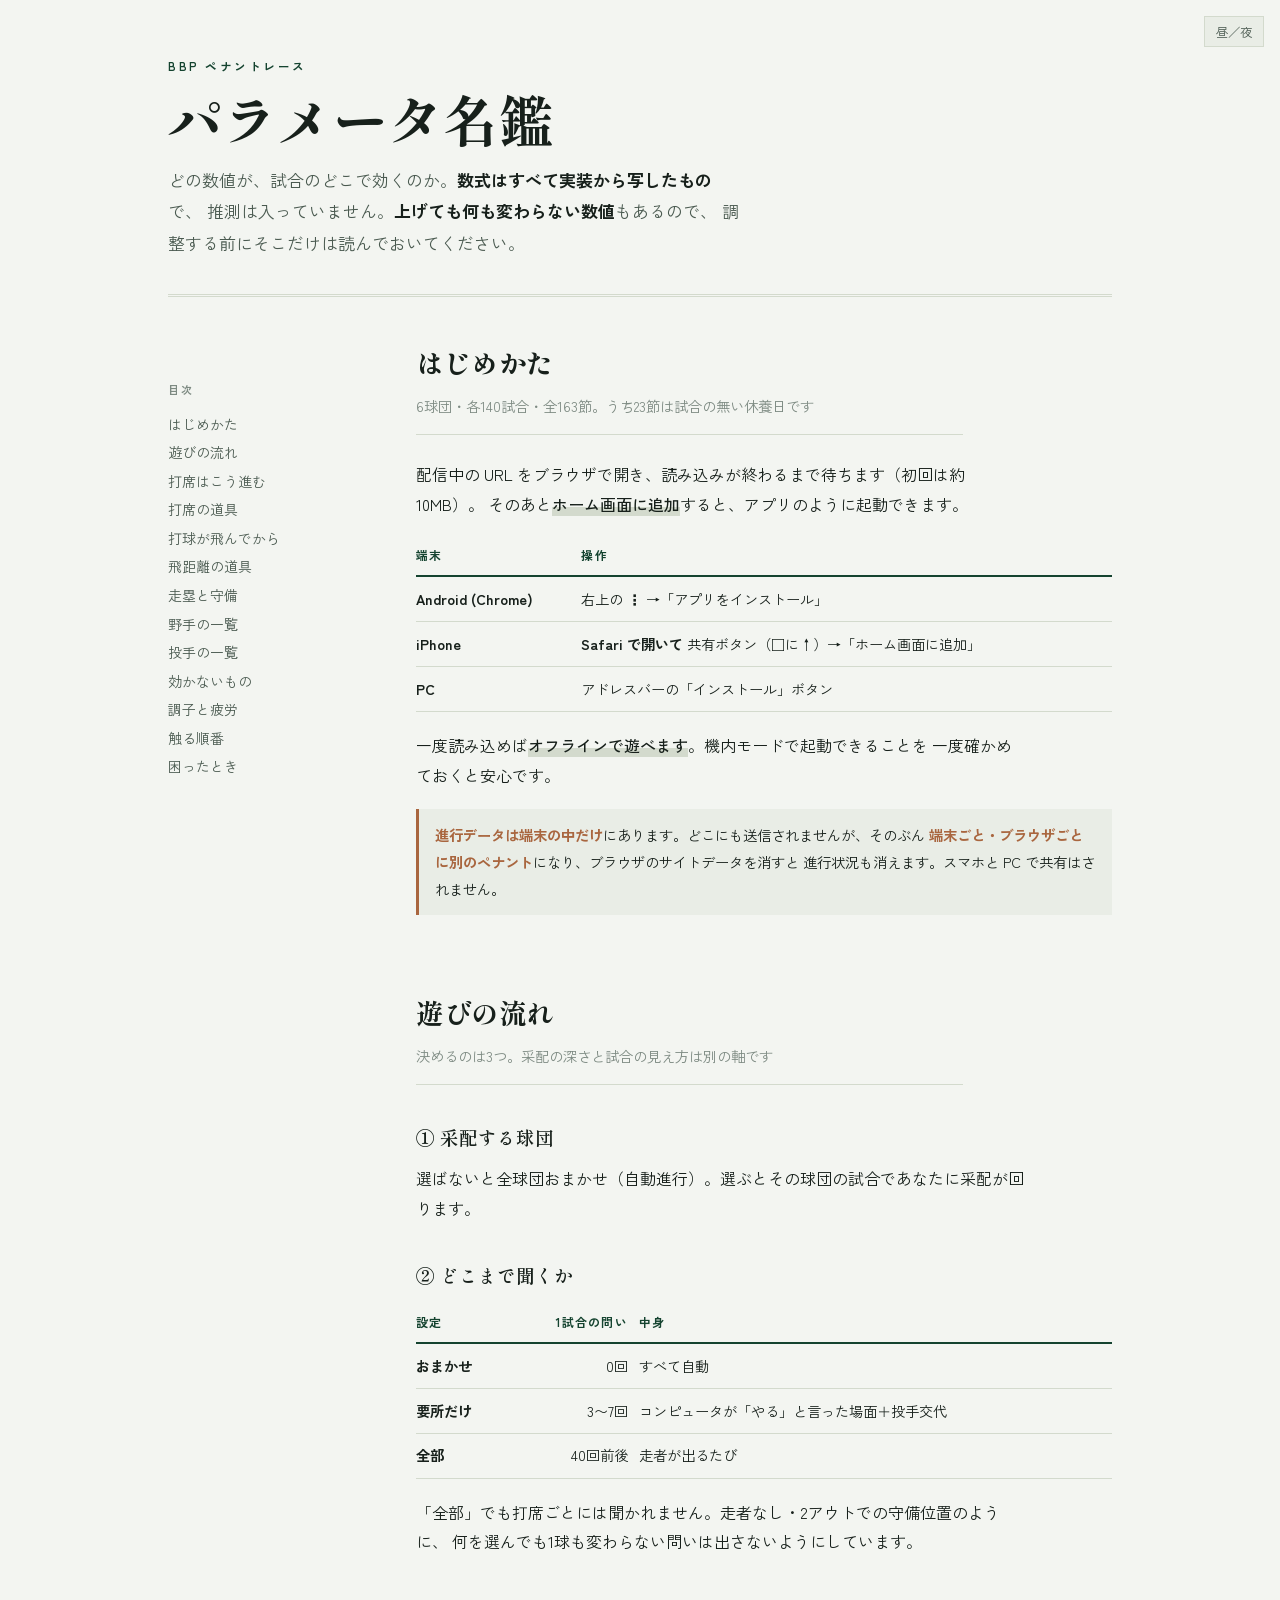
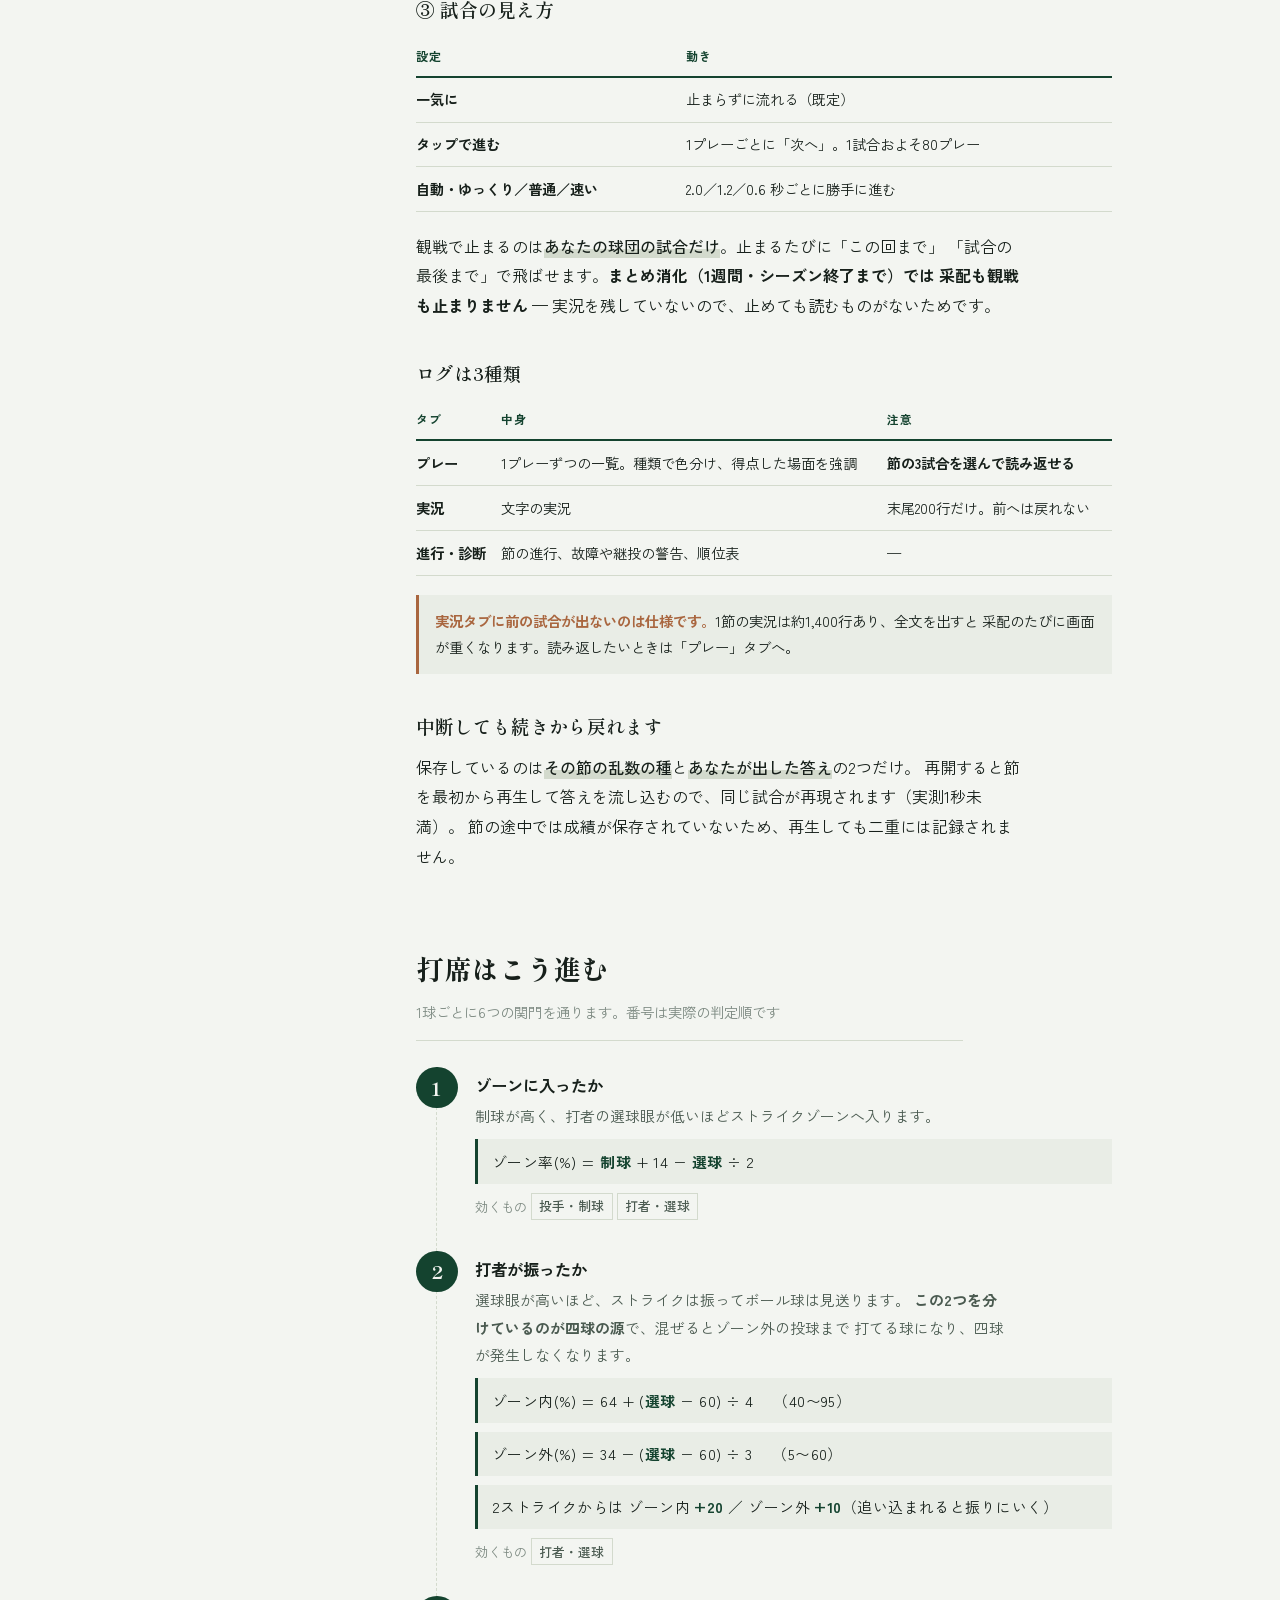
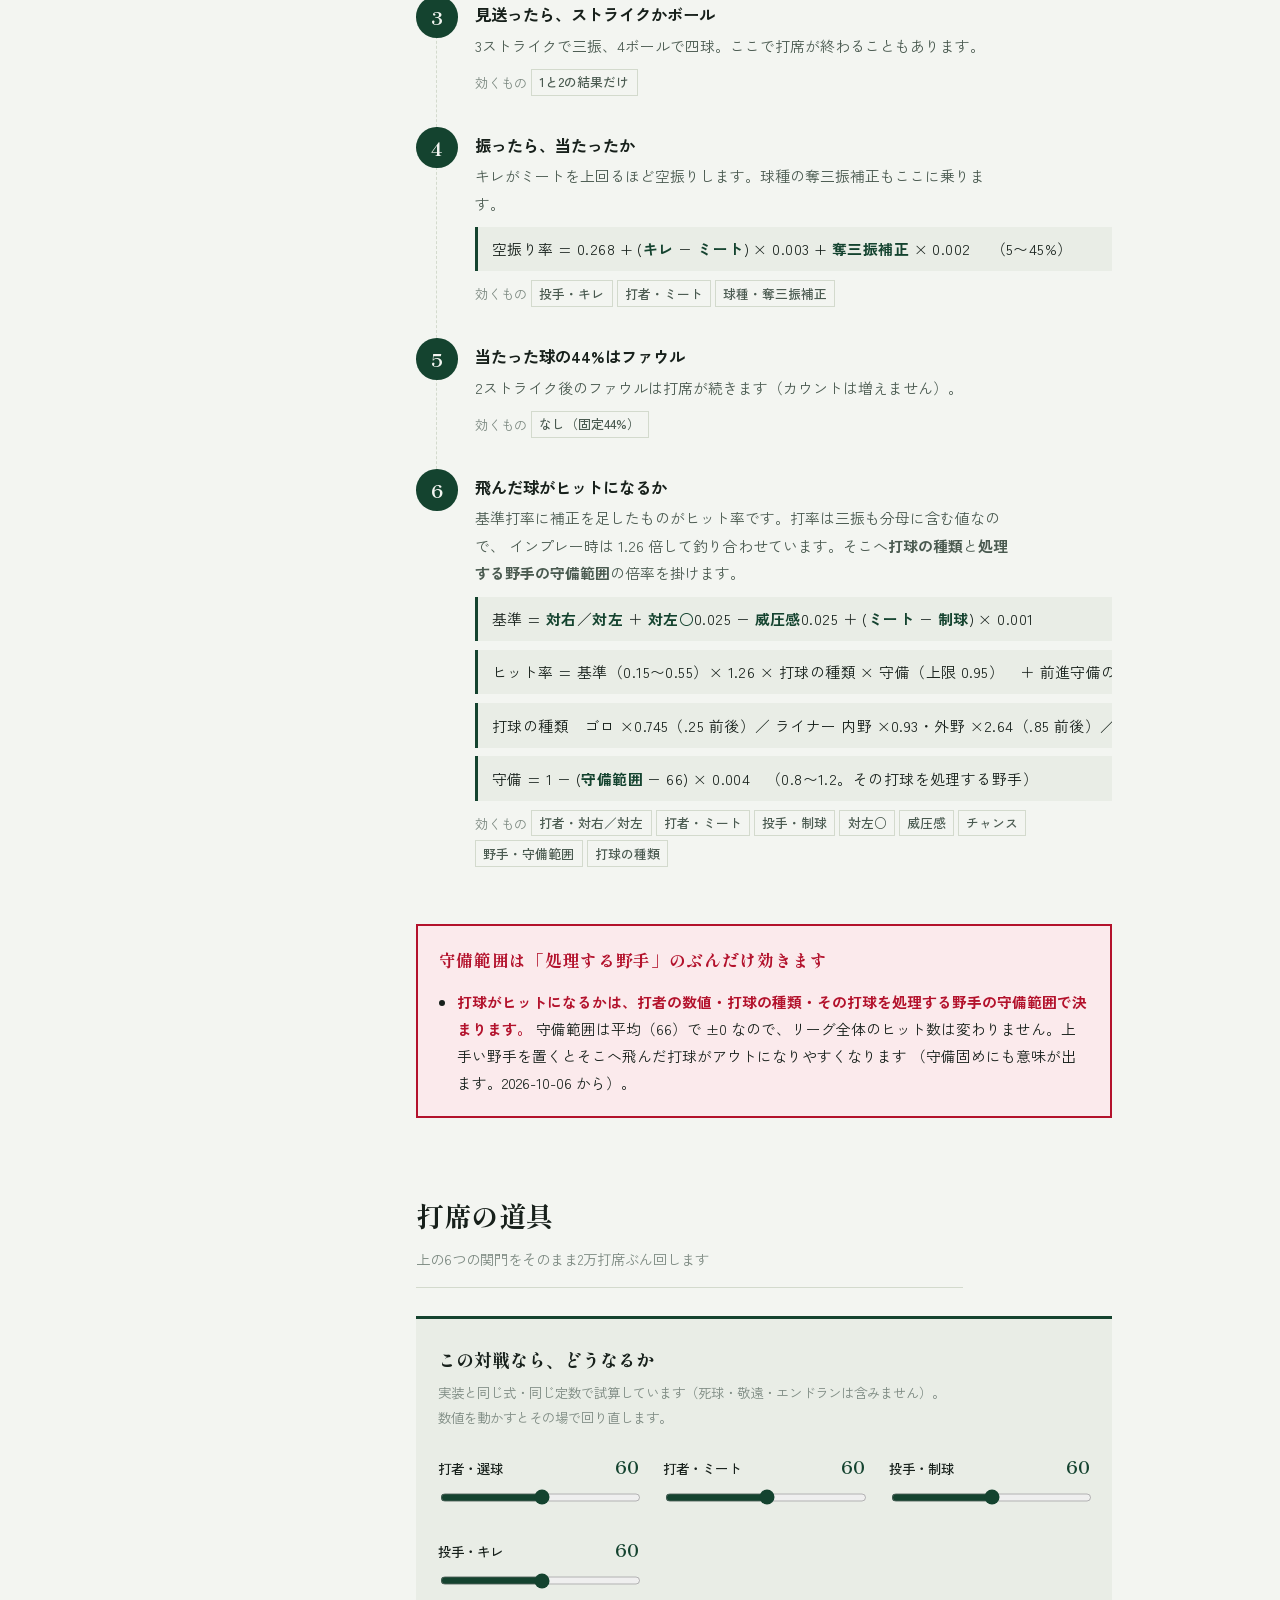
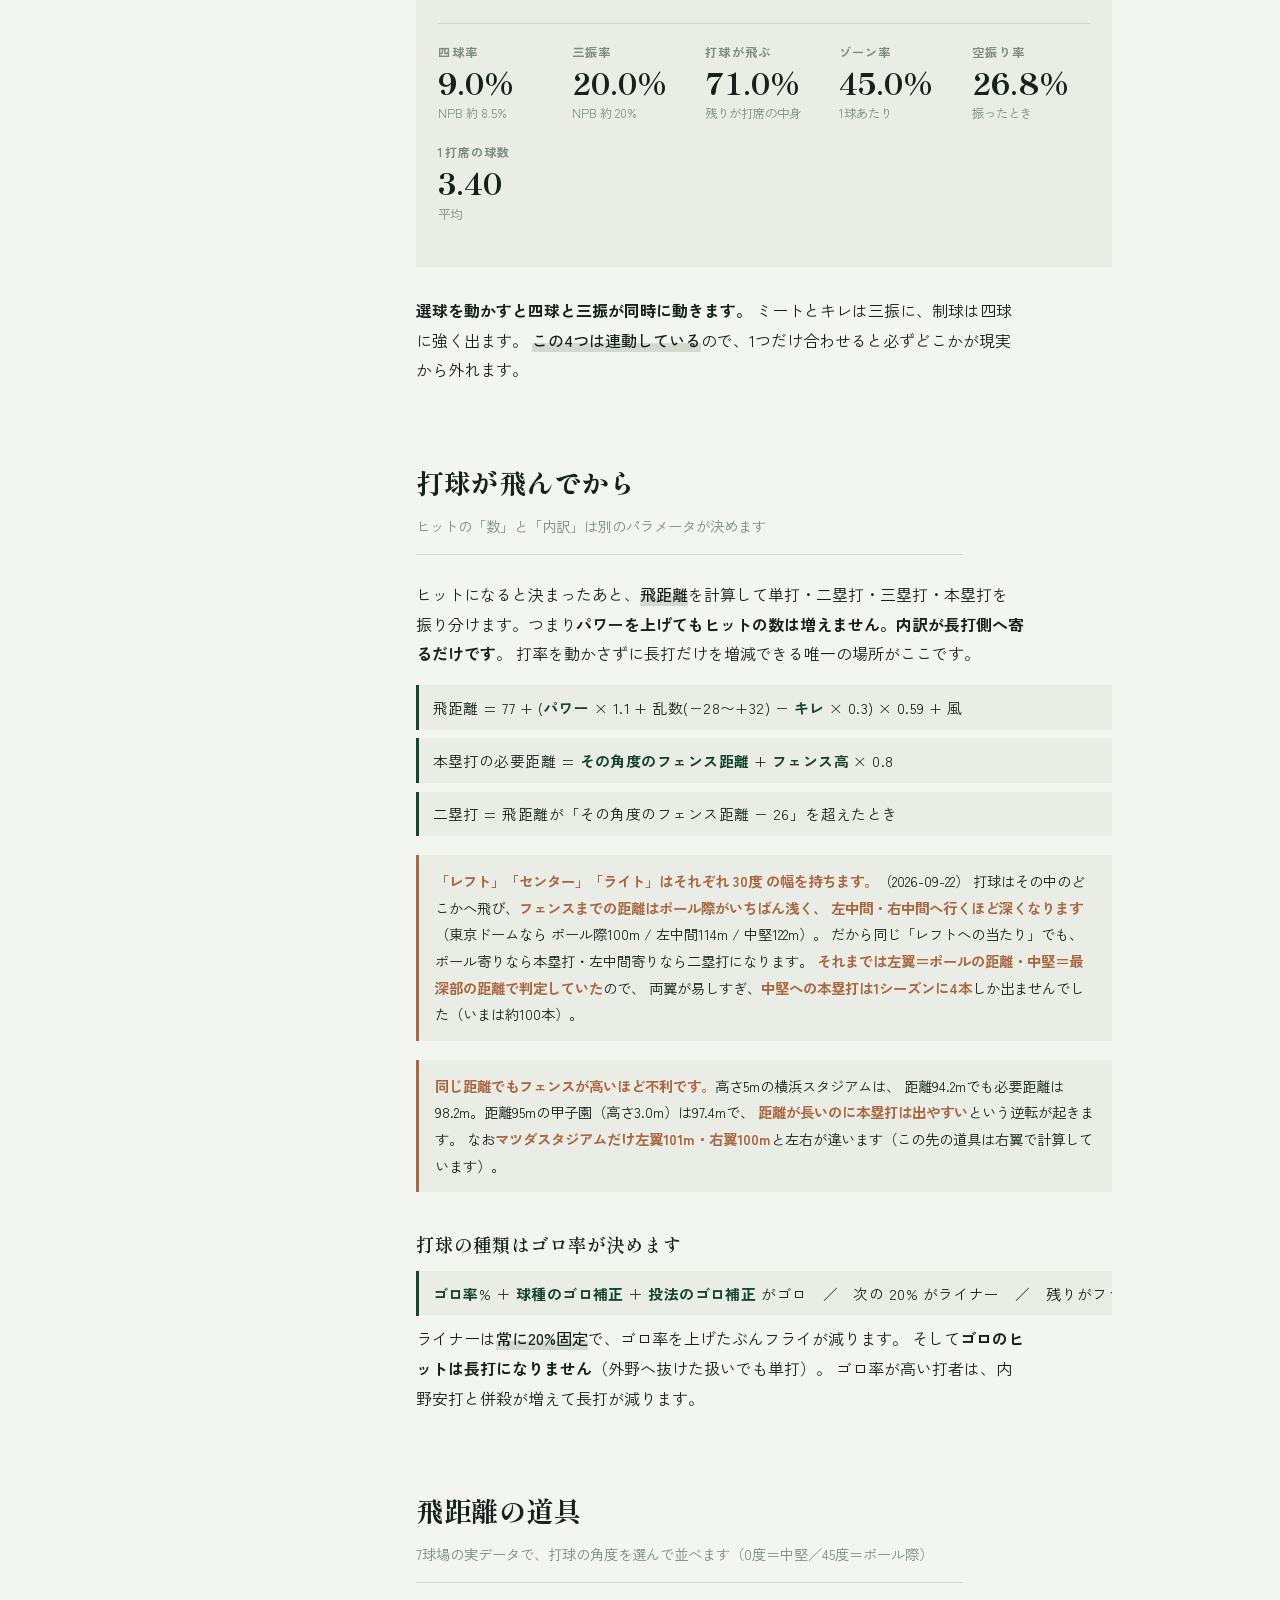
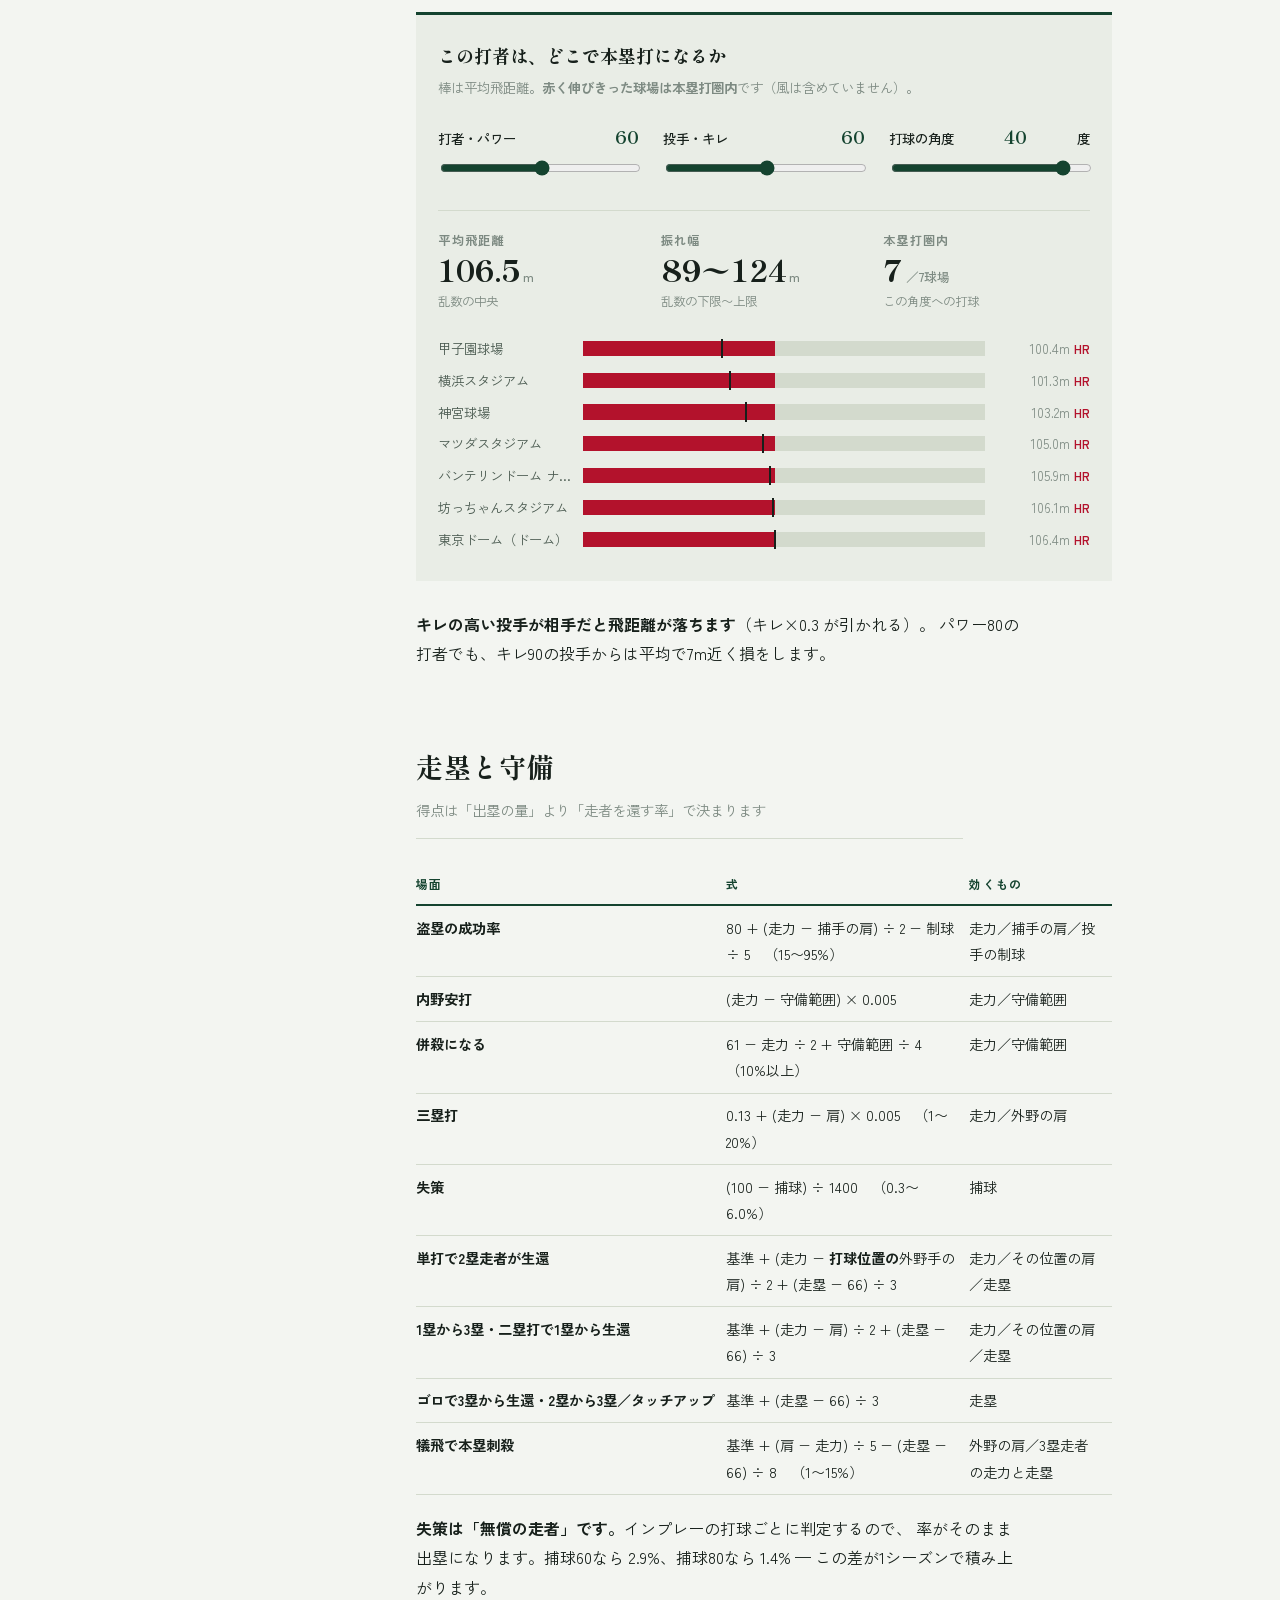
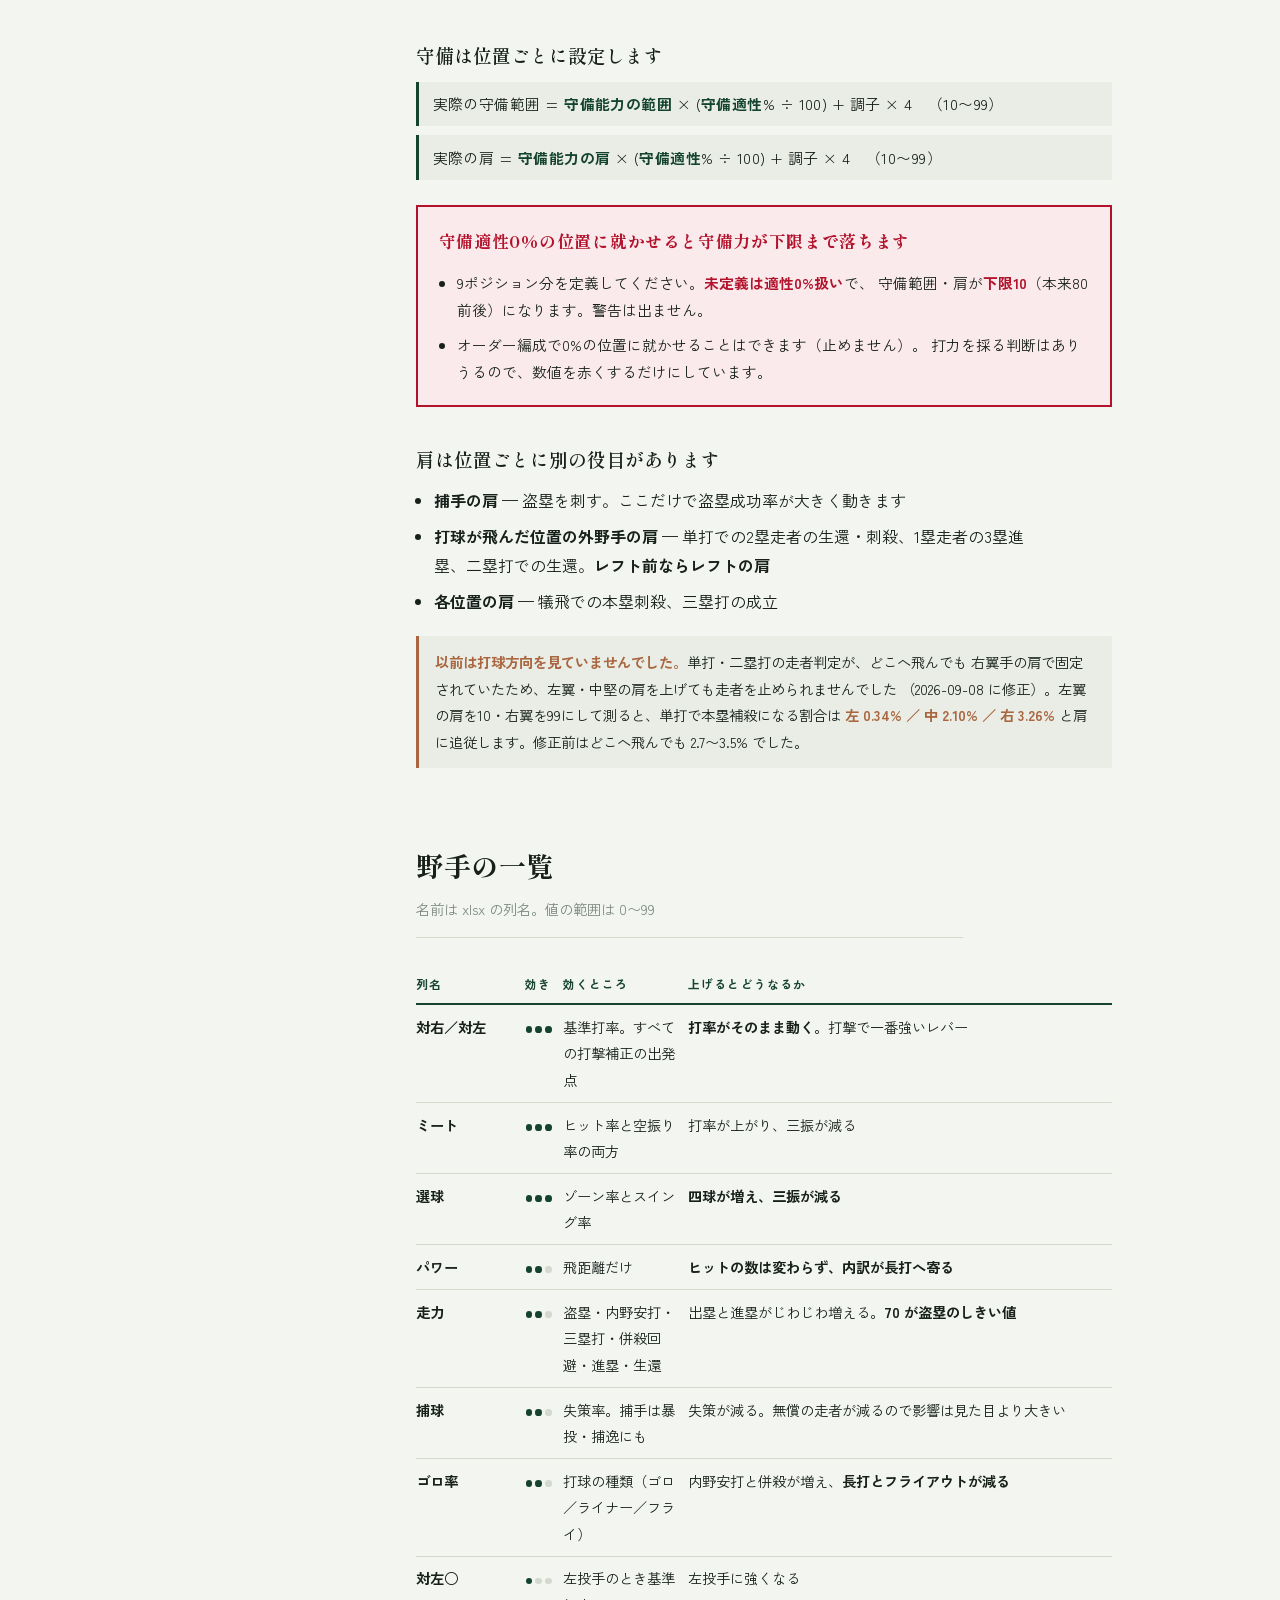
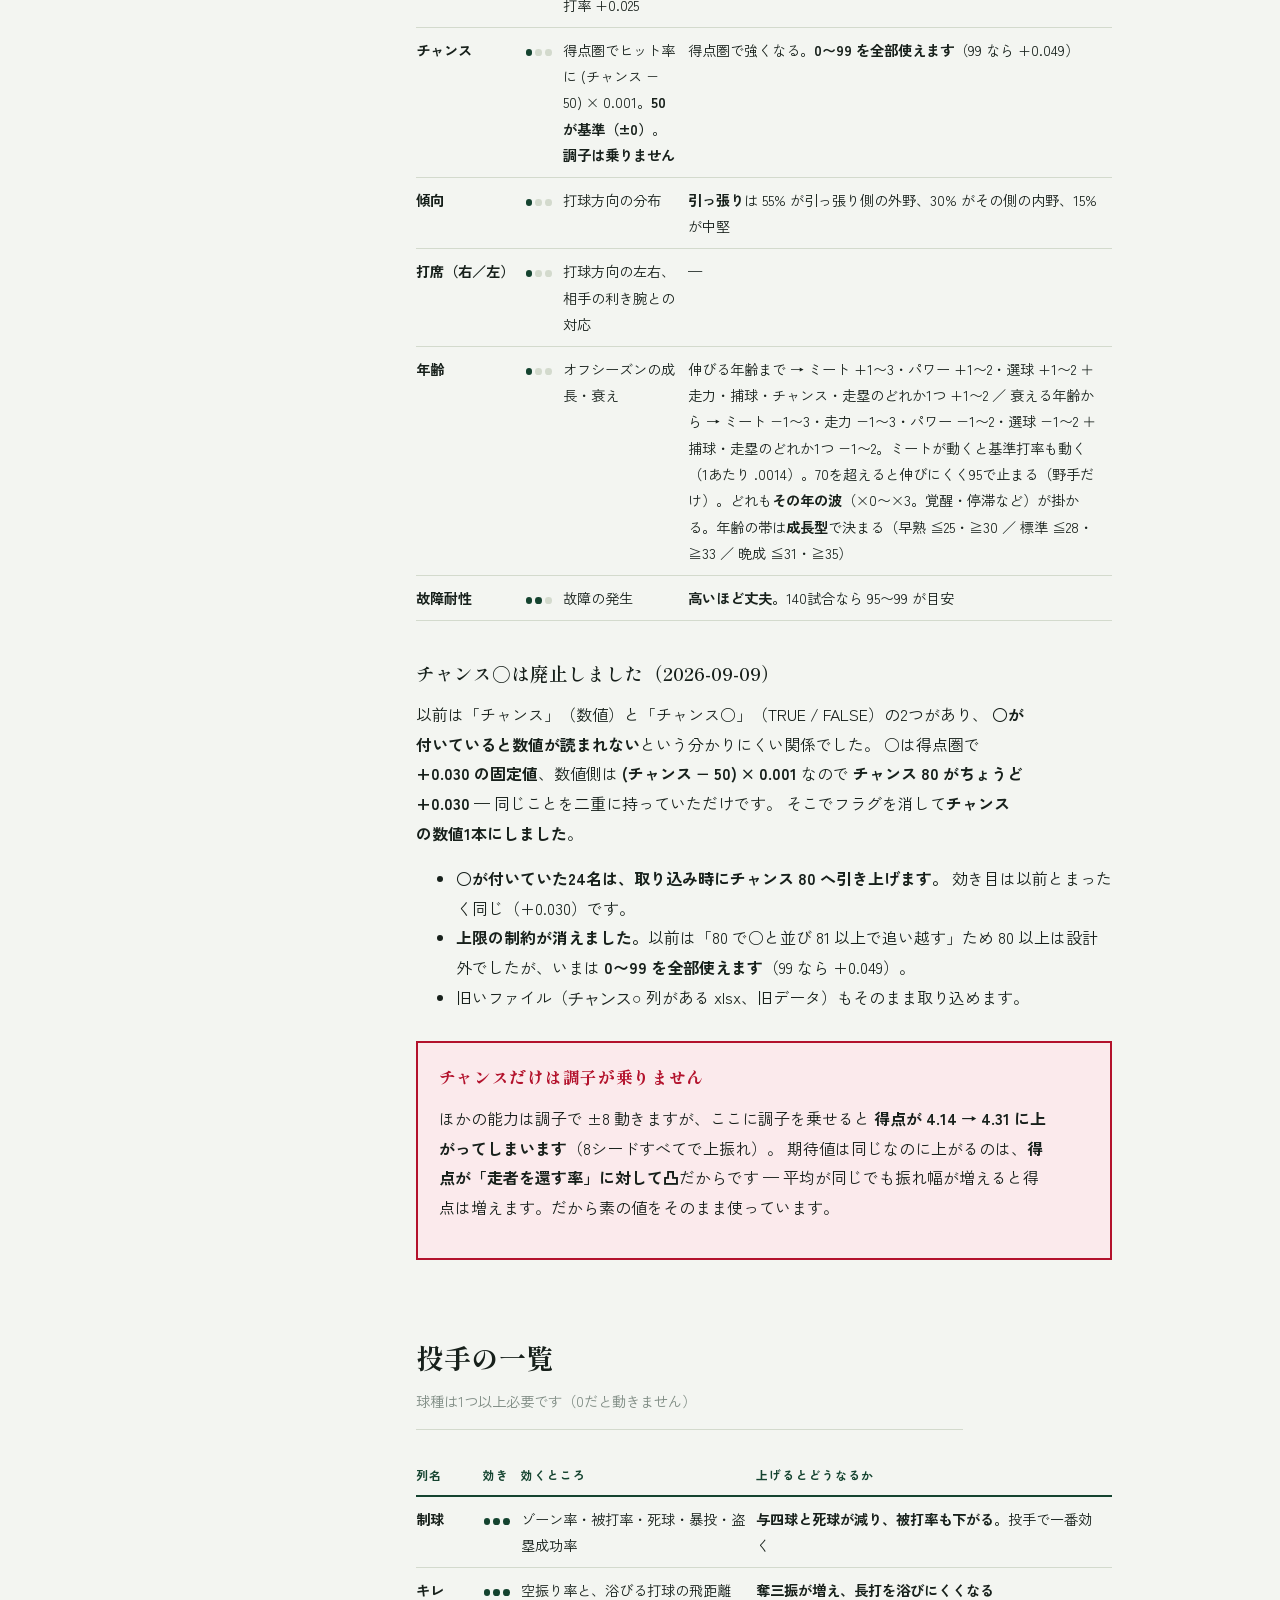
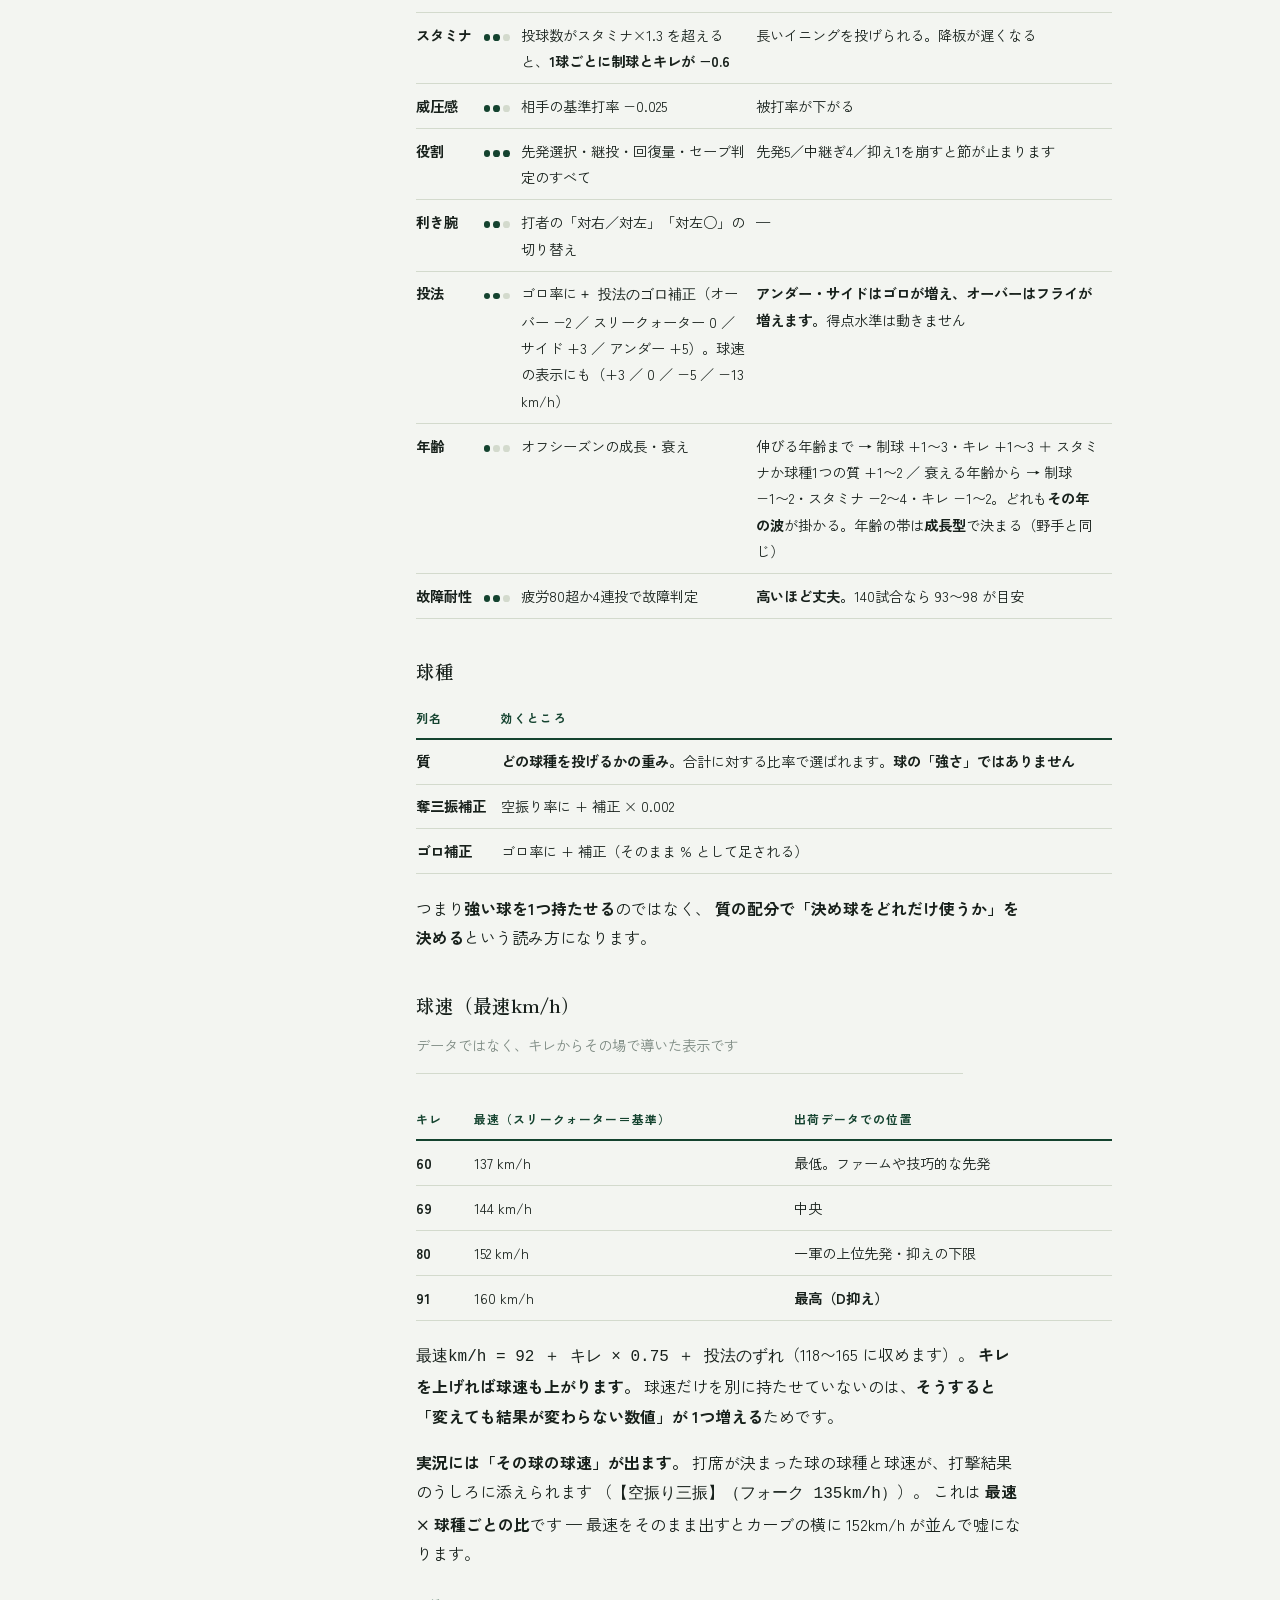
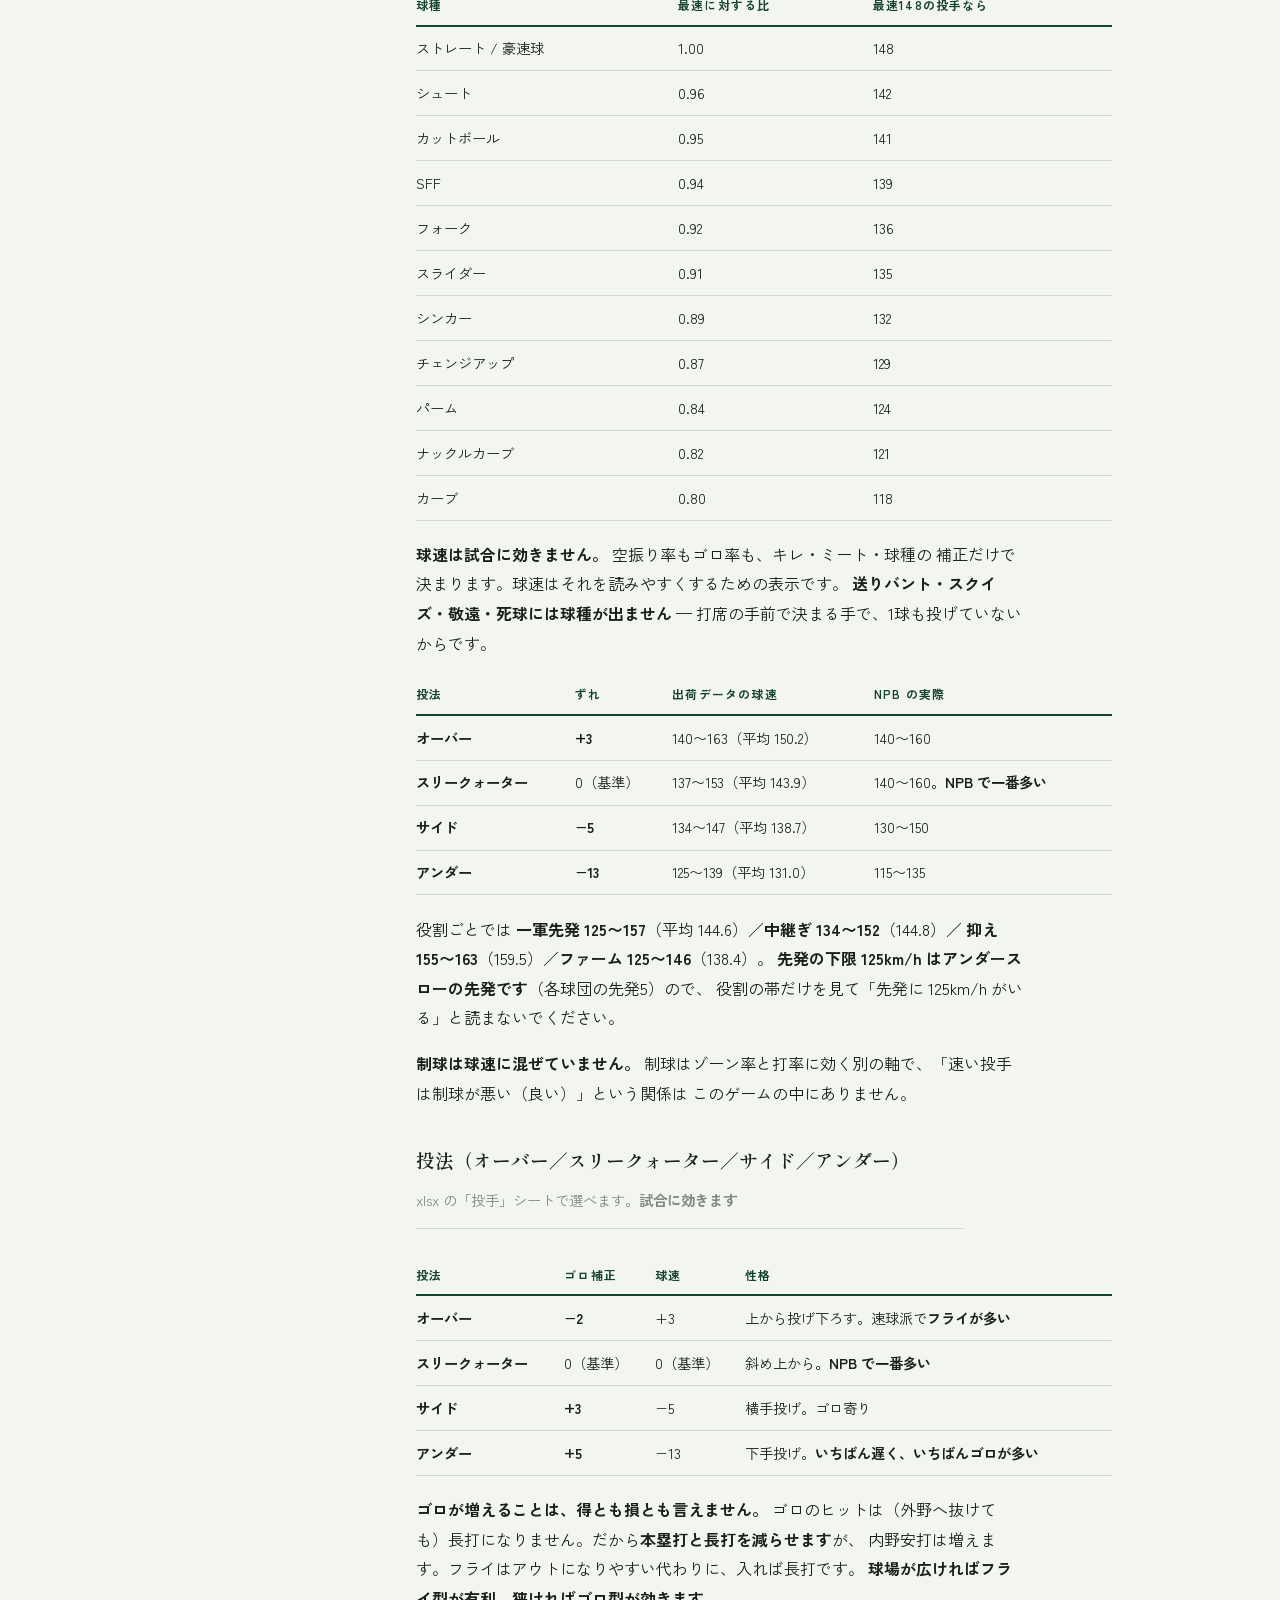
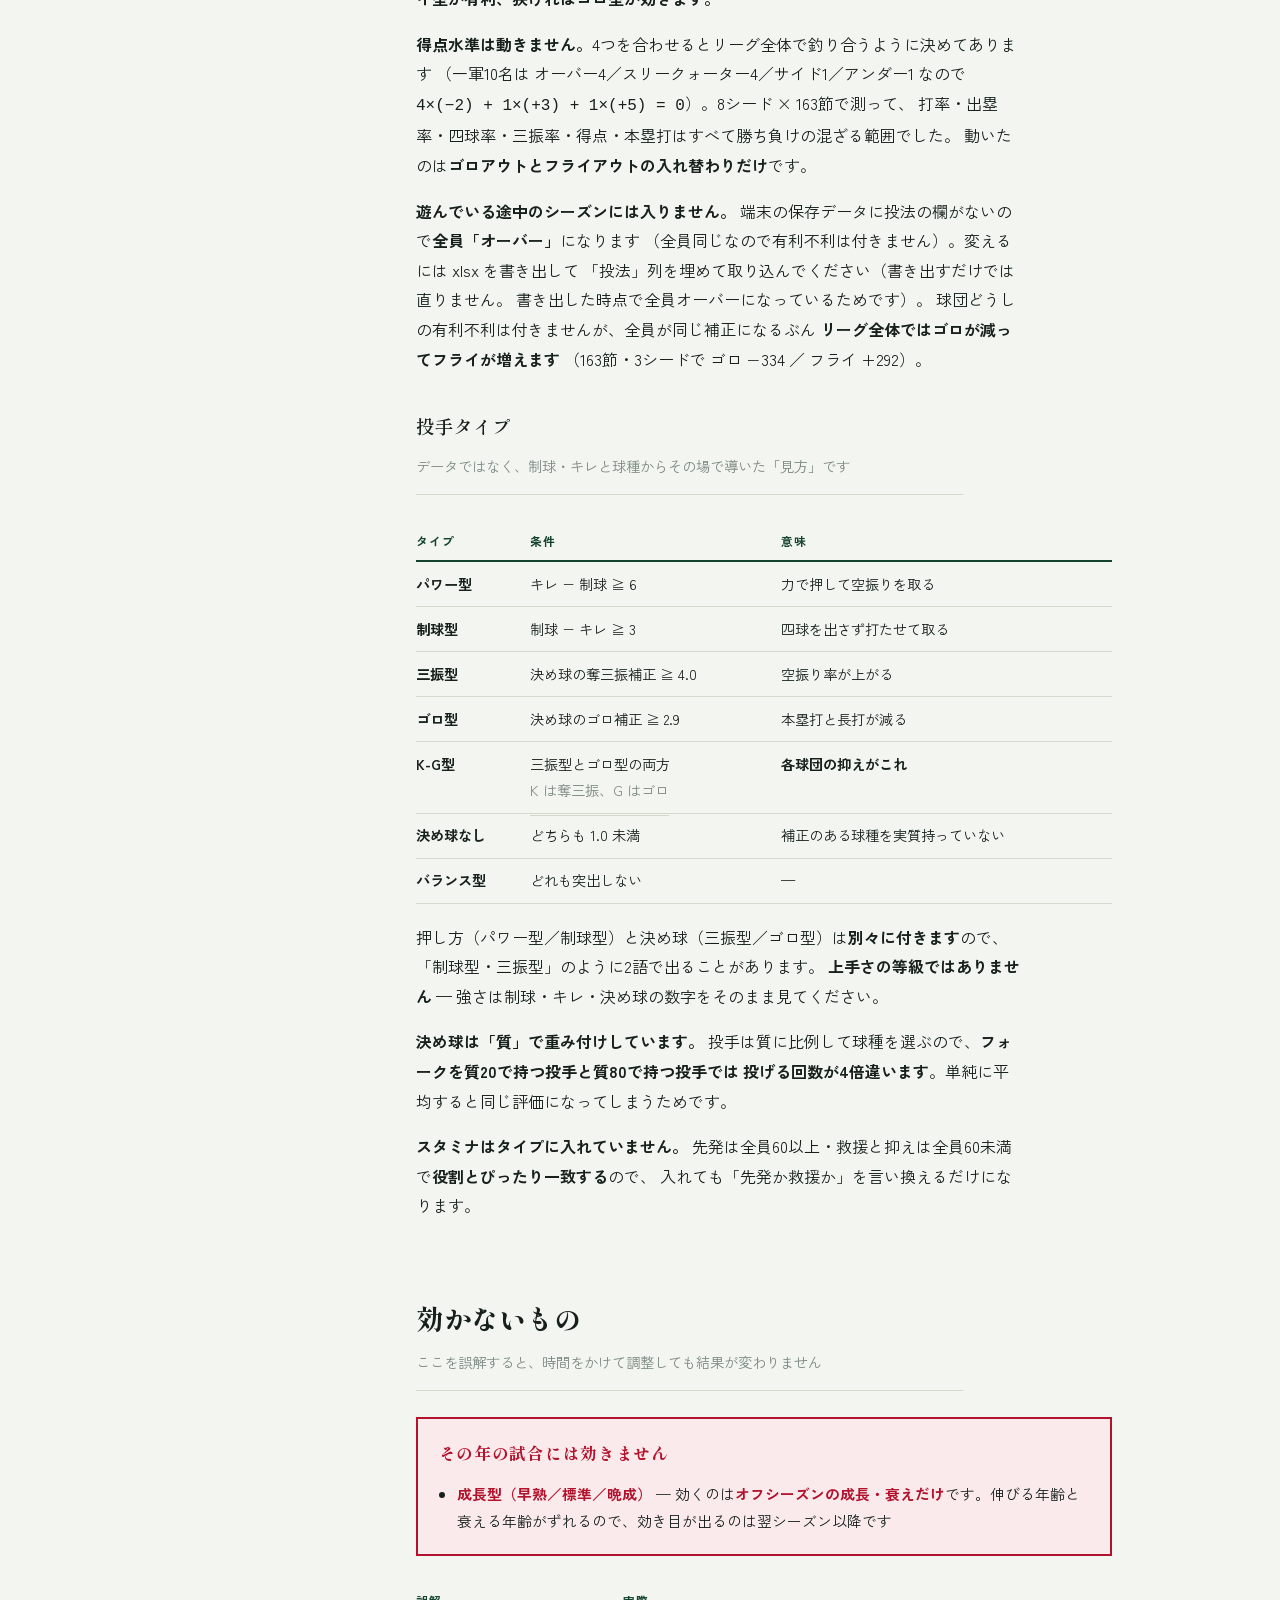
<file: almanac.html>
<!DOCTYPE html>
<html lang="ja">
<head>
<meta charset="utf-8" />
<meta name="viewport" content="width=device-width, initial-scale=1.0, viewport-fit=cover" />
<!--
    選手名鑑。**アプリから開く単体の HTML。**

    【正はこのファイル】リポジトリ直下の wwwroot/almanac.html が正で、
    Web/wwwroot/ へはビルド時にコピーされる（bbpStorage.js と同じ扱い。
    コピー先は .gitignore 済み）。

    【数式と定数はすべて実装から写したもの】仕様を変えたらここも直すこと。
    「効かないもの」の一覧が入っているので、放置すると嘘になる。
    同じ内容の文字版が MANUAL.md にある。

    【フォントは外部から取る】オフラインでは代替書体に落ちる（読めれば良い）。
    アプリ本体と違い CSP の制約は無いので Google Fonts をそのまま使う。
-->
<title>BBP パラメータ名鑑</title>
<link rel="stylesheet" href="https://fonts.googleapis.com/css2?family=Shippori+Mincho:wght@600;800&family=Zen+Kaku+Gothic+New:wght@400;500;700&display=swap">
<style>
  /* ── 配色は野球の材質から取る。芝・ファウルラインの白・ボールの縫い目の赤・内野の土 ── */
  :root {
    --paper:      #f3f5f1;   /* 用紙。わずかに緑へ寄せた紙色 */
    --paper-2:    #e9ede6;   /* 段組みの地 */
    --ink:        #17201b;   /* 緑に寄った黒 */
    --ink-2:      #4a5a50;   /* 副文 */
    --ink-3:      #7d8a82;   /* 注記 */
    --field:      #14432f;   /* 外野の芝。構造色 */
    --field-2:    #1e5c40;
    --chalk:      #d3dacd;   /* ファウルラインの白灰。罫線 */
    --stitch:     #b3122c;   /* ボールの縫い目。警告と強調はここだけ */
    --stitch-bg:  #fbeaec;
    --clay:       #a9663f;   /* 内野の土。副次の数値 */
    --shadow:     0 1px 0 var(--chalk);
  }
  /* 既定（システム設定）のダーク = ナイター */
  @media (prefers-color-scheme: dark) {
    :root:not([data-theme="light"]) {
      --paper:     #101713;
      --paper-2:   #16201a;
      --ink:       #e8efe8;
      --ink-2:     #a3b4a8;
      --ink-3:     #74857a;
      --field:     #4fbb85;
      --field-2:   #7fd6a6;
      --chalk:     #2a382f;
      --stitch:    #ff6b7e;
      --stitch-bg: #2a1418;
      --clay:      #d09263;
      --shadow:    0 1px 0 var(--chalk);
    }
  }
  :root[data-theme="dark"] {
    --paper:     #101713;
    --paper-2:   #16201a;
    --ink:       #e8efe8;
    --ink-2:     #a3b4a8;
    --ink-3:     #74857a;
    --field:     #4fbb85;
    --field-2:   #7fd6a6;
    --chalk:     #2a382f;
    --stitch:    #ff6b7e;
    --stitch-bg: #2a1418;
    --clay:      #d09263;
    --shadow:    0 1px 0 var(--chalk);
  }

  * { box-sizing: border-box; }
  body {
    background: var(--paper);
    color: var(--ink);
    font-family: "Zen Kaku Gothic New", system-ui, sans-serif;
    font-size: 16px;
    line-height: 1.85;
    -webkit-font-smoothing: antialiased;
  }
  @media (prefers-reduced-motion: reduce) {
    * { animation: none !important; transition: none !important; }
  }

  /* ── 名鑑の見開き。左に索引、右に本文 ── */
  .wrap {
    display: grid;
    grid-template-columns: 12.5rem minmax(0, 1fr);
    gap: 0 3rem;
    max-width: 62rem;
    margin: 0 auto;
    padding: 0 1.5rem 6rem;
  }
  @media (max-width: 900px) {
    .wrap { grid-template-columns: minmax(0, 1fr); gap: 0; padding: 0 1.15rem 4rem; }
    .rail { position: static; border-right: 0; border-bottom: 1px solid var(--chalk); padding: 0 0 1.2rem; margin-bottom: 2rem; }
    .rail ol { display: flex; flex-wrap: wrap; gap: .1rem 1.1rem; }
  }

  /* ── 題字 ── */
  header { grid-column: 1 / -1; padding: 3.5rem 0 2.25rem; border-bottom: 3px double var(--chalk); margin-bottom: 2.5rem; }
  .eyebrow {
    font-size: .72rem; letter-spacing: .22em; text-transform: uppercase;
    color: var(--field); font-weight: 700; margin-bottom: .7rem;
  }
  h1 {
    font-family: "Shippori Mincho", serif; font-weight: 800;
    font-size: clamp(2.1rem, 6vw, 3.4rem); line-height: 1.15; margin: 0 0 .8rem;
    text-wrap: balance; letter-spacing: .02em;
  }
  .lede { font-size: 1.06rem; color: var(--ink-2); max-width: 34em; margin: 0; }
  .lede strong { color: var(--ink); font-weight: 700; }

  /* ── 索引 ── */
  .rail { position: sticky; top: 0; align-self: start; padding: 2.6rem 0 2rem; }
  .rail p { font-size: .68rem; letter-spacing: .2em; text-transform: uppercase; color: var(--ink-3); margin: 0 0 .7rem; font-weight: 700; }
  .rail ol { list-style: none; margin: 0; padding: 0; font-size: .87rem; line-height: 2.05; }
  .rail a { color: var(--ink-2); text-decoration: none; border-bottom: 1px solid transparent; }
  .rail a:hover, .rail a:focus-visible { color: var(--field); border-bottom-color: var(--field); }

  main { grid-column: 2; min-width: 0; }
  @media (max-width: 900px) { main { grid-column: 1; } }

  section { margin-bottom: 4.5rem; scroll-margin-top: 1.5rem; }
  h2 {
    font-family: "Shippori Mincho", serif; font-weight: 800; font-size: 1.7rem;
    margin: 0 0 .35rem; letter-spacing: .02em; text-wrap: balance;
  }
  .sub { color: var(--ink-3); font-size: .9rem; margin: 0 0 1.6rem; padding-bottom: .9rem; border-bottom: 1px solid var(--chalk); }
  h3 { font-family: "Shippori Mincho", serif; font-weight: 600; font-size: 1.16rem; margin: 2.2rem 0 .6rem; }
  p { margin: 0 0 1rem; max-width: 38em; }
  a { color: var(--field); }
  strong { font-weight: 700; }
  em { font-style: normal; background: linear-gradient(transparent 62%, var(--chalk) 62%); font-weight: 500; }

  /* ── 打席の進行。ゲートは実際の順序なので番号が意味を持つ ── */
  .gates { list-style: none; margin: 0; padding: 0; }
  .gate { display: grid; grid-template-columns: 2.6rem minmax(0,1fr); gap: 0 1.1rem; padding-bottom: 1.7rem; position: relative; }
  .gate:not(:last-child)::before {
    content: ""; position: absolute; left: 1.28rem; top: 2.5rem; bottom: 0;
    border-left: 1px dashed var(--chalk);
  }
  .gate-n {
    width: 2.6rem; height: 2.6rem; border-radius: 50%;
    background: var(--field); color: var(--paper);
    display: grid; place-items: center;
    font-family: "Shippori Mincho", serif; font-size: 1.15rem; font-weight: 800;
    position: relative; z-index: 1;
  }
  .gate-b { padding-top: .18rem; }
  .gate-t { font-weight: 700; font-size: 1.02rem; margin-bottom: .15rem; }
  .gate-d { color: var(--ink-2); font-size: .93rem; margin: 0 0 .6rem; max-width: 36em; }

  /* 数式は罫線で囲んで質感を出す（和文と欧文モノスペースの混植を避ける） */
  .fx {
    display: block; background: var(--paper-2);
    border-left: 3px solid var(--field);
    padding: .6rem .85rem; margin: 0 0 .55rem;
    font-size: .93rem; font-variant-numeric: tabular-nums;
    letter-spacing: .03em; line-height: 1.7;
    overflow-x: auto; white-space: nowrap;
  }
  .fx b { color: var(--field); font-weight: 700; }
  .feeds { font-size: .82rem; color: var(--ink-3); }
  .feeds span {
    display: inline-block; border: 1px solid var(--chalk); padding: .04rem .45rem;
    margin: 0 .25rem .25rem 0; color: var(--ink-2); font-weight: 500; font-size: .8rem;
  }

  /* ── 道具（シミュレーター） ── */
  .tool { background: var(--paper-2); border-top: 3px solid var(--field); padding: 1.5rem 1.4rem 1.6rem; margin: 1.8rem 0; }
  .tool-h { font-family: "Shippori Mincho", serif; font-weight: 800; font-size: 1.12rem; margin: 0 0 .2rem; }
  .tool-s { font-size: .84rem; color: var(--ink-3); margin: 0 0 1.2rem; }
  .dials { display: grid; grid-template-columns: repeat(auto-fit, minmax(11rem, 1fr)); gap: .9rem 1.5rem; margin-bottom: 1.4rem; }
  .dial label { display: flex; justify-content: space-between; align-items: baseline; font-size: .84rem; font-weight: 500; margin-bottom: .1rem; }
  .dial label b { font-family: "Shippori Mincho", serif; font-size: 1.15rem; font-variant-numeric: tabular-nums; color: var(--field); }
  input[type=range] { width: 100%; accent-color: var(--field); height: 1.4rem; }
  input[type=range]:focus-visible { outline: 2px solid var(--field); outline-offset: 3px; }

  .out { display: grid; grid-template-columns: repeat(auto-fit, minmax(7rem, 1fr)); gap: 1rem; border-top: 1px solid var(--chalk); padding-top: 1.1rem; }
  .out div { min-width: 0; }
  .out dt { font-size: .76rem; letter-spacing: .1em; color: var(--ink-3); font-weight: 700; }
  .out dd { margin: 0; font-family: "Shippori Mincho", serif; font-size: 1.85rem; font-weight: 800; line-height: 1.25; font-variant-numeric: tabular-nums; }
  .out dd small { font-size: .8rem; font-family: "Zen Kaku Gothic New", sans-serif; font-weight: 500; color: var(--ink-3); margin-left: .15rem; }
  .npb { font-size: .78rem; color: var(--ink-3); margin-top: .1rem; }

  /* 球場の柵。横棒で飛距離と必要距離を並べる */
  .parks { margin: 1.2rem 0 0; }
  .park { display: grid; grid-template-columns: 8.5rem minmax(0,1fr) 6rem; gap: .55rem; align-items: center; font-size: .84rem; padding: .22rem 0; }
  .park-n { color: var(--ink-2); white-space: nowrap; overflow: hidden; text-overflow: ellipsis; }
  .park-bar { position: relative; height: .95rem; background: var(--chalk); }
  .park-fill { position: absolute; inset: 0 auto 0 0; background: var(--field); }
  .park-fill.over { background: var(--stitch); }
  .park-v { text-align: right; font-variant-numeric: tabular-nums; color: var(--ink-3); }
  .park-tag { font-size: .74rem; font-weight: 700; }
  .park-tag.yes { color: var(--stitch); }
  .park-tag.no { color: var(--ink-3); }
  @media (max-width: 560px) { .park { grid-template-columns: 6rem minmax(0,1fr) 5.4rem; font-size: .78rem; } }

  /* ── 表 ── */
  .scroll { overflow-x: auto; margin: 0 0 1.2rem; }
  table { border-collapse: collapse; width: 100%; font-size: .89rem; min-width: 34rem; }
  th, td { text-align: left; padding: .55rem .7rem .55rem 0; border-bottom: 1px solid var(--chalk); vertical-align: top; }
  thead th { font-size: .74rem; letter-spacing: .1em; color: var(--field); border-bottom: 2px solid var(--field); white-space: nowrap; font-weight: 700; }
  td.n, th.n { text-align: right; font-variant-numeric: tabular-nums; white-space: nowrap; }
  .pname { font-weight: 700; white-space: nowrap; }
  .dead td { color: var(--ink-3); }
  .dead .pname { color: var(--stitch); }

  /* 効きの強さ。3段の点で示す */
  .pips { display: inline-flex; gap: .18rem; }
  .pip { width: .42rem; height: .42rem; border-radius: 50%; background: var(--chalk); }
  .pip.on { background: var(--field); }

  /* ── 検印（効かないもの・注意） ── */
  .stamp { border: 2px solid var(--stitch); background: var(--stitch-bg); padding: 1.2rem 1.3rem; margin: 1.6rem 0; }
  .stamp-h { font-family: "Shippori Mincho", serif; font-weight: 800; color: var(--stitch); font-size: 1.05rem; margin: 0 0 .7rem; letter-spacing: .04em; }
  .stamp ul { margin: 0; padding-left: 1.15rem; }
  .stamp li { margin-bottom: .5rem; font-size: .92rem; }
  .stamp li:last-child { margin-bottom: 0; }
  .stamp li b { color: var(--stitch); }

  .note { border-left: 3px solid var(--clay); background: var(--paper-2); padding: .8rem 1rem; font-size: .9rem; margin: 1.2rem 0; }
  .note b { color: var(--clay); }

  /* 疲労の棒 */
  .decay { margin: 1rem 0 1.4rem; }
  .decay-row { display: grid; grid-template-columns: 7.5rem minmax(0,1fr) 3.5rem; gap: .6rem; align-items: center; font-size: .86rem; padding: .25rem 0; }
  .decay-bar { height: 1.05rem; background: var(--chalk); position: relative; }
  .decay-fill { position: absolute; inset: 0 auto 0 0; background: var(--clay); }
  .decay-fill.zero { background: transparent; border-left: 2px solid var(--field); width: 2px !important; }
  .decay-v { text-align: right; font-variant-numeric: tabular-nums; color: var(--ink-2); }

  ul.plain { padding-left: 1.15rem; margin: 0 0 1.1rem; }
  ul.plain li { margin-bottom: .4rem; max-width: 37em; }

  footer { grid-column: 1 / -1; border-top: 3px double var(--chalk); margin-top: 2rem; padding-top: 1.6rem; font-size: .86rem; color: var(--ink-3); }
  footer p { max-width: 40em; }

  .toggle {
    position: fixed; right: 1rem; top: 1rem; z-index: 20;
    background: var(--paper-2); color: var(--ink-2); border: 1px solid var(--chalk);
    padding: .35rem .7rem; font-size: .78rem; cursor: pointer;
    font-family: inherit;
  }
  .toggle:hover { color: var(--field); border-color: var(--field); }
  .toggle:focus-visible { outline: 2px solid var(--field); outline-offset: 2px; }
</style>
<style>
  /* 単体で開くとき用の最小リセット（artifact ホストが当てていたぶん） */
  html { -webkit-text-size-adjust: 100%; }
  body { margin: 0; }
  img { max-width: 100%; }
</style>
</head>
<body>

<button class="toggle" id="themeBtn" type="button">昼／夜</button>

<div class="wrap">
  <header>
    <div class="eyebrow">BBP ペナントレース</div>
    <h1>パラメータ名鑑</h1>
    <p class="lede">
      どの数値が、試合のどこで効くのか。<strong>数式はすべて実装から写したもの</strong>で、
      推測は入っていません。<strong>上げても何も変わらない数値</strong>もあるので、
      調整する前にそこだけは読んでおいてください。
    </p>
  </header>

  <nav class="rail" aria-label="目次">
    <p>目次</p>
    <ol>
      <li><a href="#start">はじめかた</a></li>
      <li><a href="#play">遊びの流れ</a></li>
      <li><a href="#pa">打席はこう進む</a></li>
      <li><a href="#sim1">打席の道具</a></li>
      <li><a href="#ball">打球が飛んでから</a></li>
      <li><a href="#sim2">飛距離の道具</a></li>
      <li><a href="#run">走塁と守備</a></li>
      <li><a href="#batter">野手の一覧</a></li>
      <li><a href="#pitcher">投手の一覧</a></li>
      <li><a href="#dead">効かないもの</a></li>
      <li><a href="#cond">調子と疲労</a></li>
      <li><a href="#order">触る順番</a></li>
      <li><a href="#trouble">困ったとき</a></li>
    </ol>
  </nav>

  <main>

    <!-- ══ はじめかた ══ -->
    <section id="start">
      <h2>はじめかた</h2>
      <p class="sub">6球団・各140試合・全163節。うち23節は試合の無い休養日です</p>

      <p>
        配信中の URL をブラウザで開き、読み込みが終わるまで待ちます（初回は約10MB）。
        そのあと<em>ホーム画面に追加</em>すると、アプリのように起動できます。
      </p>
      <div class="scroll">
        <table>
          <thead><tr><th>端末</th><th>操作</th></tr></thead>
          <tbody>
            <tr><td class="pname">Android (Chrome)</td><td>右上の <b>⋮</b> →「アプリをインストール」</td></tr>
            <tr><td class="pname">iPhone</td><td><b>Safari で開いて</b> 共有ボタン（□に↑）→「ホーム画面に追加」</td></tr>
            <tr><td class="pname">PC</td><td>アドレスバーの「インストール」ボタン</td></tr>
          </tbody>
        </table>
      </div>
      <p>
        一度読み込めば<em>オフラインで遊べます</em>。機内モードで起動できることを
        一度確かめておくと安心です。
      </p>

      <div class="note">
        <b>進行データは端末の中だけ</b>にあります。どこにも送信されませんが、そのぶん
        <b>端末ごと・ブラウザごとに別のペナント</b>になり、ブラウザのサイトデータを消すと
        進行状況も消えます。スマホと PC で共有はされません。
      </div>
    </section>

    <!-- ══ 遊びの流れ ══ -->
    <section id="play">
      <h2>遊びの流れ</h2>
      <p class="sub">決めるのは3つ。采配の深さと試合の見え方は別の軸です</p>

      <h3>① 采配する球団</h3>
      <p>選ばないと全球団おまかせ（自動進行）。選ぶとその球団の試合であなたに采配が回ります。</p>

      <h3>② どこまで聞くか</h3>
      <div class="scroll">
        <table>
          <thead><tr><th>設定</th><th class="n">1試合の問い</th><th>中身</th></tr></thead>
          <tbody>
            <tr><td class="pname">おまかせ</td><td class="n">0回</td><td>すべて自動</td></tr>
            <tr><td class="pname">要所だけ</td><td class="n">3〜7回</td><td>コンピュータが「やる」と言った場面＋投手交代</td></tr>
            <tr><td class="pname">全部</td><td class="n">40回前後</td><td>走者が出るたび</td></tr>
          </tbody>
        </table>
      </div>
      <p>
        「全部」でも打席ごとには聞かれません。走者なし・2アウトでの守備位置のように、
        何を選んでも1球も変わらない問いは出さないようにしています。
      </p>

      <h3>③ 試合の見え方</h3>
      <div class="scroll">
        <table>
          <thead><tr><th>設定</th><th>動き</th></tr></thead>
          <tbody>
            <tr><td class="pname">一気に</td><td>止まらずに流れる（既定）</td></tr>
            <tr><td class="pname">タップで進む</td><td>1プレーごとに「次へ」。1試合およそ80プレー</td></tr>
            <tr><td class="pname">自動・ゆっくり／普通／速い</td><td>2.0／1.2／0.6 秒ごとに勝手に進む</td></tr>
          </tbody>
        </table>
      </div>
      <p>
        観戦で止まるのは<em>あなたの球団の試合だけ</em>。止まるたびに「この回まで」
        「試合の最後まで」で飛ばせます。<strong>まとめ消化（1週間・シーズン終了まで）では
        采配も観戦も止まりません</strong> — 実況を残していないので、止めても読むものがないためです。
      </p>

      <h3>ログは3種類</h3>
      <div class="scroll">
        <table>
          <thead><tr><th>タブ</th><th>中身</th><th>注意</th></tr></thead>
          <tbody>
            <tr><td class="pname">プレー</td><td>1プレーずつの一覧。種類で色分け、得点した場面を強調</td><td><b>節の3試合を選んで読み返せる</b></td></tr>
            <tr><td class="pname">実況</td><td>文字の実況</td><td>末尾200行だけ。前へは戻れない</td></tr>
            <tr><td class="pname">進行・診断</td><td>節の進行、故障や継投の警告、順位表</td><td>—</td></tr>
          </tbody>
        </table>
      </div>
      <div class="note">
        <b>実況タブに前の試合が出ないのは仕様です。</b>1節の実況は約1,400行あり、全文を出すと
        采配のたびに画面が重くなります。読み返したいときは「プレー」タブへ。
      </div>

      <h3>中断しても続きから戻れます</h3>
      <p>
        保存しているのは<em>その節の乱数の種</em>と<em>あなたが出した答え</em>の2つだけ。
        再開すると節を最初から再生して答えを流し込むので、同じ試合が再現されます（実測1秒未満）。
        節の途中では成績が保存されていないため、再生しても二重には記録されません。
      </p>
    </section>

    <!-- ══ 打席 ══ -->
    <section id="pa">
      <h2>打席はこう進む</h2>
      <p class="sub">1球ごとに6つの関門を通ります。番号は実際の判定順です</p>

      <ol class="gates">
        <li class="gate">
          <div class="gate-n">1</div>
          <div class="gate-b">
            <div class="gate-t">ゾーンに入ったか</div>
            <p class="gate-d">制球が高く、打者の選球眼が低いほどストライクゾーンへ入ります。</p>
            <div class="fx">ゾーン率(%) = <b>制球</b> + 14 − <b>選球</b> ÷ 2</div>
            <div class="feeds">効くもの <span>投手・制球</span><span>打者・選球</span></div>
          </div>
        </li>
        <li class="gate">
          <div class="gate-n">2</div>
          <div class="gate-b">
            <div class="gate-t">打者が振ったか</div>
            <p class="gate-d">
              選球眼が高いほど、ストライクは振ってボール球は見送ります。
              <strong>この2つを分けているのが四球の源</strong>で、混ぜるとゾーン外の投球まで
              打てる球になり、四球が発生しなくなります。
            </p>
            <div class="fx">ゾーン内(%) = 64 + (<b>選球</b> − 60) ÷ 4 　（40〜95）</div>
            <div class="fx">ゾーン外(%) = 34 − (<b>選球</b> − 60) ÷ 3 　（5〜60）</div>
            <div class="fx">2ストライクからは ゾーン内 <b>+20</b> ／ ゾーン外 <b>+10</b>（追い込まれると振りにいく）</div>
            <div class="feeds">効くもの <span>打者・選球</span></div>
          </div>
        </li>
        <li class="gate">
          <div class="gate-n">3</div>
          <div class="gate-b">
            <div class="gate-t">見送ったら、ストライクかボール</div>
            <p class="gate-d">3ストライクで三振、4ボールで四球。ここで打席が終わることもあります。</p>
            <div class="feeds">効くもの <span>1と2の結果だけ</span></div>
          </div>
        </li>
        <li class="gate">
          <div class="gate-n">4</div>
          <div class="gate-b">
            <div class="gate-t">振ったら、当たったか</div>
            <p class="gate-d">キレがミートを上回るほど空振りします。球種の奪三振補正もここに乗ります。</p>
            <div class="fx">空振り率 = 0.268 + (<b>キレ</b> − <b>ミート</b>) × 0.003 + <b>奪三振補正</b> × 0.002 　（5〜45%）</div>
            <div class="feeds">効くもの <span>投手・キレ</span><span>打者・ミート</span><span>球種・奪三振補正</span></div>
          </div>
        </li>
        <li class="gate">
          <div class="gate-n">5</div>
          <div class="gate-b">
            <div class="gate-t">当たった球の44%はファウル</div>
            <p class="gate-d">2ストライク後のファウルは打席が続きます（カウントは増えません）。</p>
            <div class="feeds">効くもの <span>なし（固定44%）</span></div>
          </div>
        </li>
        <li class="gate">
          <div class="gate-n">6</div>
          <div class="gate-b">
            <div class="gate-t">飛んだ球がヒットになるか</div>
            <p class="gate-d">
              基準打率に補正を足したものがヒット率です。打率は三振も分母に含む値なので、
              インプレー時は 1.26 倍して釣り合わせています。そこへ<b>打球の種類</b>と<b>処理する野手の守備範囲</b>の倍率を掛けます。
            </p>
            <div class="fx">基準 = <b>対右</b>／<b>対左</b> ＋ <b>対左○</b>0.025 − <b>威圧感</b>0.025 ＋ (<b>ミート</b> − <b>制球</b>) × 0.001</div>
            <div class="fx">ヒット率 = 基準（0.15〜0.55）× 1.26 × 打球の種類 × 守備（上限 0.95）　＋ 前進守備の内野なら基準に +0.08</div>
            <div class="fx">打球の種類　ゴロ ×0.745（.25 前後）／ ライナー 内野 ×0.93・外野 ×2.64（.85 前後）／ フライ 内野 ×0.124・外野 ×0.90（.29 前後）</div>
            <div class="fx">守備 = 1 − (<b>守備範囲</b> − 66) × 0.004　（0.8〜1.2。その打球を処理する野手）</div>
            <div class="feeds">効くもの <span>打者・対右／対左</span><span>打者・ミート</span><span>投手・制球</span><span>対左○</span><span>威圧感</span><span>チャンス</span><span>野手・守備範囲</span><span>打球の種類</span></div>
          </div>
        </li>
      </ol>

      <div class="stamp">
        <p class="stamp-h">守備範囲は「処理する野手」のぶんだけ効きます</p>
        <ul>
          <li><b>打球がヒットになるかは、打者の数値・打球の種類・その打球を処理する野手の守備範囲で決まります。</b>
            守備範囲は平均（66）で ±0 なので、リーグ全体のヒット数は変わりません。上手い野手を置くとそこへ飛んだ打球がアウトになりやすくなります
            （守備固めにも意味が出ます。2026-10-06 から）。</li>
        </ul>
      </div>
    </section>

    <!-- ══ 道具1 ══ -->
    <section id="sim1">
      <h2>打席の道具</h2>
      <p class="sub">上の6つの関門をそのまま2万打席ぶん回します</p>

      <div class="tool">
        <p class="tool-h">この対戦なら、どうなるか</p>
        <p class="tool-s">
          実装と同じ式・同じ定数で試算しています（死球・敬遠・エンドランは含みません）。
          数値を動かすとその場で回り直します。
        </p>
        <div class="dials">
          <div class="dial">
            <label for="s_eye">打者・選球 <b id="v_eye">60</b></label>
            <input type="range" id="s_eye" min="20" max="99" value="60">
          </div>
          <div class="dial">
            <label for="s_con">打者・ミート <b id="v_con">60</b></label>
            <input type="range" id="s_con" min="20" max="99" value="60">
          </div>
          <div class="dial">
            <label for="s_ctl">投手・制球 <b id="v_ctl">60</b></label>
            <input type="range" id="s_ctl" min="20" max="99" value="60">
          </div>
          <div class="dial">
            <label for="s_stf">投手・キレ <b id="v_stf">60</b></label>
            <input type="range" id="s_stf" min="20" max="99" value="60">
          </div>
        </div>
        <dl class="out">
          <div><dt>四球率</dt><dd id="o_bb">—</dd><div class="npb">NPB 約 8.5%</div></div>
          <div><dt>三振率</dt><dd id="o_so">—</dd><div class="npb">NPB 約 20%</div></div>
          <div><dt>打球が飛ぶ</dt><dd id="o_ip">—</dd><div class="npb">残りが打席の中身</div></div>
          <div><dt>ゾーン率</dt><dd id="o_zone">—</dd><div class="npb">1球あたり</div></div>
          <div><dt>空振り率</dt><dd id="o_miss">—</dd><div class="npb">振ったとき</div></div>
          <div><dt>1打席の球数</dt><dd id="o_pit">—</dd><div class="npb">平均</div></div>
        </dl>
      </div>

      <p>
        <strong>選球を動かすと四球と三振が同時に動きます。</strong>
        ミートとキレは三振に、制球は四球に強く出ます。
        <em>この4つは連動している</em>ので、1つだけ合わせると必ずどこかが現実から外れます。
      </p>
    </section>

    <!-- ══ 打球 ══ -->
    <section id="ball">
      <h2>打球が飛んでから</h2>
      <p class="sub">ヒットの「数」と「内訳」は別のパラメータが決めます</p>

      <p>
        ヒットになると決まったあと、<em>飛距離</em>を計算して単打・二塁打・三塁打・本塁打を
        振り分けます。つまり<strong>パワーを上げてもヒットの数は増えません。内訳が長打側へ寄るだけです</strong>。
        打率を動かさずに長打だけを増減できる唯一の場所がここです。
      </p>

      <div class="fx">飛距離 = 77 + (<b>パワー</b> × 1.1 + 乱数(−28〜+32) − <b>キレ</b> × 0.3) × 0.59 + 風</div>
      <div class="fx">本塁打の必要距離 = <b>その角度のフェンス距離</b> + <b>フェンス高</b> × 0.8</div>
      <div class="fx">二塁打 = 飛距離が「その角度のフェンス距離 − 26」を超えたとき</div>

      <div class="note">
        <b>「レフト」「センター」「ライト」はそれぞれ 30度 の幅を持ちます。</b>（2026-09-22）
        打球はその中のどこかへ飛び、<b>フェンスまでの距離はポール際がいちばん浅く、
        左中間・右中間へ行くほど深くなります</b>（東京ドームなら ポール際100m / 左中間114m / 中堅122m）。
        だから同じ「レフトへの当たり」でも、ポール寄りなら本塁打・左中間寄りなら二塁打になります。
        <b>それまでは左翼＝ポールの距離・中堅＝最深部の距離で判定していた</b>ので、
        両翼が易しすぎ、<b>中堅への本塁打は1シーズンに4本</b>しか出ませんでした（いまは約100本）。
      </div>

      <div class="note">
        <b>同じ距離でもフェンスが高いほど不利です。</b>高さ5mの横浜スタジアムは、
        距離94.2mでも必要距離は98.2m。距離95mの甲子園（高さ3.0m）は97.4mで、
        <b>距離が長いのに本塁打は出やすい</b>という逆転が起きます。
        なお<b>マツダスタジアムだけ左翼101m・右翼100m</b>と左右が違います（この先の道具は右翼で計算しています）。
      </div>

      <h3>打球の種類はゴロ率が決めます</h3>
      <div class="fx"><b>ゴロ率</b>% ＋ <b>球種のゴロ補正</b> ＋ <b>投法のゴロ補正</b> がゴロ　／　次の 20% がライナー　／　残りがフライ</div>
      <p>
        ライナーは<em>常に20%固定</em>で、ゴロ率を上げたぶんフライが減ります。
        そして<strong>ゴロのヒットは長打になりません</strong>（外野へ抜けた扱いでも単打）。
        ゴロ率が高い打者は、内野安打と併殺が増えて長打が減ります。
      </p>
    </section>

    <!-- ══ 道具2 ══ -->
    <section id="sim2">
      <h2>飛距離の道具</h2>
      <p class="sub">7球場の実データで、打球の角度を選んで並べます（0度＝中堅／45度＝ポール際）</p>

      <div class="tool">
        <p class="tool-h">この打者は、どこで本塁打になるか</p>
        <p class="tool-s">棒は平均飛距離。<b>赤く伸びきった球場は本塁打圏内</b>です（風は含めていません）。</p>
        <div class="dials">
          <div class="dial">
            <label for="s_pow">打者・パワー <b id="v_pow">60</b></label>
            <input type="range" id="s_pow" min="20" max="99" value="60">
          </div>
          <div class="dial">
            <label for="s_stf2">投手・キレ <b id="v_stf2">60</b></label>
            <input type="range" id="s_stf2" min="20" max="99" value="60">
          </div>
          <div class="dial">
            <label for="s_deg">打球の角度 <b id="v_deg">40</b>度</label>
            <input type="range" id="s_deg" min="0" max="45" value="40">
          </div>
        </div>
        <dl class="out">
          <div><dt>平均飛距離</dt><dd id="o_dist">—<small>m</small></dd><div class="npb">乱数の中央</div></div>
          <div><dt>振れ幅</dt><dd id="o_range">—</dd><div class="npb">乱数の下限〜上限</div></div>
          <div><dt>本塁打圏内</dt><dd id="o_hr">—<small>／7球場</small></dd><div class="npb">この角度への打球</div></div>
        </dl>
        <div class="parks" id="parks"></div>
      </div>

      <p>
        <strong>キレの高い投手が相手だと飛距離が落ちます</strong>（キレ×0.3 が引かれる）。
        パワー80の打者でも、キレ90の投手からは平均で7m近く損をします。
      </p>
    </section>

    <!-- ══ 走塁と守備 ══ -->
    <section id="run">
      <h2>走塁と守備</h2>
      <p class="sub">得点は「出塁の量」より「走者を還す率」で決まります</p>

      <div class="scroll">
        <table>
          <thead><tr><th>場面</th><th>式</th><th>効くもの</th></tr></thead>
          <tbody>
            <tr><td class="pname">盗塁の成功率</td><td>80 + (走力 − 捕手の肩) ÷ 2 − 制球 ÷ 5　（15〜95%）</td><td>走力／捕手の肩／投手の制球</td></tr>
            <tr><td class="pname">内野安打</td><td>(走力 − 守備範囲) × 0.005</td><td>走力／守備範囲</td></tr>
            <tr><td class="pname">併殺になる</td><td>61 − 走力 ÷ 2 + 守備範囲 ÷ 4　（10%以上）</td><td>走力／守備範囲</td></tr>
            <tr><td class="pname">三塁打</td><td>0.13 + (走力 − 肩) × 0.005　（1〜20%）</td><td>走力／外野の肩</td></tr>
            <tr><td class="pname">失策</td><td>(100 − 捕球) ÷ 1400　（0.3〜6.0%）</td><td>捕球</td></tr>
            <tr><td class="pname">単打で2塁走者が生還</td><td>基準 + (走力 − <b>打球位置の</b>外野手の肩) ÷ 2 + (走塁 − 66) ÷ 3</td><td>走力／その位置の肩／走塁</td></tr>
            <tr><td class="pname">1塁から3塁・二塁打で1塁から生還</td><td>基準 + (走力 − 肩) ÷ 2 + (走塁 − 66) ÷ 3</td><td>走力／その位置の肩／走塁</td></tr>
            <tr><td class="pname">ゴロで3塁から生還・2塁から3塁／タッチアップ</td><td>基準 + (走塁 − 66) ÷ 3</td><td>走塁</td></tr>
            <tr><td class="pname">犠飛で本塁刺殺</td><td>基準 + (肩 − 走力) ÷ 5 − (走塁 − 66) ÷ 8　（1〜15%）</td><td>外野の肩／3塁走者の走力と走塁</td></tr>
          </tbody>
        </table>
      </div>

      <p>
        <strong>失策は「無償の走者」です。</strong>インプレーの打球ごとに判定するので、
        率がそのまま出塁になります。捕球60なら 2.9%、捕球80なら 1.4% —
        この差が1シーズンで積み上がります。
      </p>

      <h3>守備は位置ごとに設定します</h3>
      <div class="fx">実際の守備範囲 = <b>守備能力の範囲</b> × (<b>守備適性</b>% ÷ 100) + 調子 × 4　（10〜99）</div>
      <div class="fx">実際の肩 = <b>守備能力の肩</b> × (<b>守備適性</b>% ÷ 100) + 調子 × 4　（10〜99）</div>

      <div class="stamp">
        <p class="stamp-h">守備適性0%の位置に就かせると守備力が下限まで落ちます</p>
        <ul>
          <li>9ポジション分を定義してください。<b>未定義は適性0%扱い</b>で、
            守備範囲・肩が<b>下限10</b>（本来80前後）になります。警告は出ません。</li>
          <li>オーダー編成で0%の位置に就かせることはできます（止めません）。
            打力を採る判断はありうるので、数値を赤くするだけにしています。</li>
        </ul>
      </div>

      <h3>肩は位置ごとに別の役目があります</h3>
      <ul class="plain">
        <li><strong>捕手の肩</strong> — 盗塁を刺す。ここだけで盗塁成功率が大きく動きます</li>
        <li><strong>打球が飛んだ位置の外野手の肩</strong> — 単打での2塁走者の生還・刺殺、1塁走者の3塁進塁、二塁打での生還。<strong>レフト前ならレフトの肩</strong></li>
        <li><strong>各位置の肩</strong> — 犠飛での本塁刺殺、三塁打の成立</li>
      </ul>

      <div class="note">
        <b>以前は打球方向を見ていませんでした。</b>単打・二塁打の走者判定が、どこへ飛んでも
        右翼手の肩で固定されていたため、左翼・中堅の肩を上げても走者を止められませんでした
        （2026-09-08 に修正）。左翼の肩を10・右翼を99にして測ると、単打で本塁補殺になる割合は
        <b>左 0.34% ／ 中 2.10% ／ 右 3.26%</b> と肩に追従します。修正前はどこへ飛んでも
        2.7〜3.5% でした。
      </div>
    </section>

    <!-- ══ 野手 ══ -->
    <section id="batter">
      <h2>野手の一覧</h2>
      <p class="sub">名前は xlsx の列名。値の範囲は 0〜99</p>

      <div class="scroll">
        <table>
          <thead><tr><th>列名</th><th class="n">効き</th><th>効くところ</th><th>上げるとどうなるか</th></tr></thead>
          <tbody>
            <tr>
              <td class="pname">対右／対左</td>
              <td class="n"><span class="pips"><i class="pip on"></i><i class="pip on"></i><i class="pip on"></i></span></td>
              <td>基準打率。すべての打撃補正の出発点</td>
              <td><strong>打率がそのまま動く。</strong>打撃で一番強いレバー</td>
            </tr>
            <tr>
              <td class="pname">ミート</td>
              <td class="n"><span class="pips"><i class="pip on"></i><i class="pip on"></i><i class="pip on"></i></span></td>
              <td>ヒット率と空振り率の両方</td>
              <td>打率が上がり、三振が減る</td>
            </tr>
            <tr>
              <td class="pname">選球</td>
              <td class="n"><span class="pips"><i class="pip on"></i><i class="pip on"></i><i class="pip on"></i></span></td>
              <td>ゾーン率とスイング率</td>
              <td><strong>四球が増え、三振が減る</strong></td>
            </tr>
            <tr>
              <td class="pname">パワー</td>
              <td class="n"><span class="pips"><i class="pip on"></i><i class="pip on"></i><i class="pip"></i></span></td>
              <td>飛距離だけ</td>
              <td><strong>ヒットの数は変わらず、内訳が長打へ寄る</strong></td>
            </tr>
            <tr>
              <td class="pname">走力</td>
              <td class="n"><span class="pips"><i class="pip on"></i><i class="pip on"></i><i class="pip"></i></span></td>
              <td>盗塁・内野安打・三塁打・併殺回避・進塁・生還</td>
              <td>出塁と進塁がじわじわ増える。<strong>70 が盗塁のしきい値</strong></td>
            </tr>
            <tr>
              <td class="pname">捕球</td>
              <td class="n"><span class="pips"><i class="pip on"></i><i class="pip on"></i><i class="pip"></i></span></td>
              <td>失策率。捕手は暴投・捕逸にも</td>
              <td>失策が減る。無償の走者が減るので影響は見た目より大きい</td>
            </tr>
            <tr>
              <td class="pname">ゴロ率</td>
              <td class="n"><span class="pips"><i class="pip on"></i><i class="pip on"></i><i class="pip"></i></span></td>
              <td>打球の種類（ゴロ／ライナー／フライ）</td>
              <td>内野安打と併殺が増え、<strong>長打とフライアウトが減る</strong></td>
            </tr>
            <tr>
              <td class="pname">対左○</td>
              <td class="n"><span class="pips"><i class="pip on"></i><i class="pip"></i><i class="pip"></i></span></td>
              <td>左投手のとき基準打率 +0.025</td>
              <td>左投手に強くなる</td>
            </tr>
            <tr>
              <td class="pname">チャンス</td>
              <td class="n"><span class="pips"><i class="pip on"></i><i class="pip"></i><i class="pip"></i></span></td>
              <td>得点圏でヒット率に (チャンス − 50) × 0.001。<strong>50 が基準（±0）</strong>。<strong>調子は乗りません</strong></td>
              <td>得点圏で強くなる。<strong>0〜99 を全部使えます</strong>（99 なら +0.049）</td>
            </tr>
            <tr>
              <td class="pname">傾向</td>
              <td class="n"><span class="pips"><i class="pip on"></i><i class="pip"></i><i class="pip"></i></span></td>
              <td>打球方向の分布</td>
              <td><strong>引っ張り</strong>は 55% が引っ張り側の外野、30% がその側の内野、15% が中堅</td>
            </tr>
            <tr>
              <td class="pname">打席（右／左）</td>
              <td class="n"><span class="pips"><i class="pip on"></i><i class="pip"></i><i class="pip"></i></span></td>
              <td>打球方向の左右、相手の利き腕との対応</td>
              <td>—</td>
            </tr>
            <tr>
              <td class="pname">年齢</td>
              <td class="n"><span class="pips"><i class="pip on"></i><i class="pip"></i><i class="pip"></i></span></td>
              <td>オフシーズンの成長・衰え</td>
              <td>伸びる年齢まで → ミート +1〜3・パワー +1〜2・選球 +1〜2 ＋ 走力・捕球・チャンス・走塁のどれか1つ +1〜2 ／ 衰える年齢から → ミート −1〜3・走力 −1〜3・パワー −1〜2・選球 −1〜2 ＋ 捕球・走塁のどれか1つ −1〜2。ミートが動くと基準打率も動く（1あたり .0014）。70を超えると伸びにくく95で止まる（野手だけ）。どれも<b>その年の波</b>（×0〜×3。覚醒・停滞など）が掛かる。年齢の帯は<b>成長型</b>で決まる（早熟 ≦25・≧30 ／ 標準 ≦28・≧33 ／ 晩成 ≦31・≧35）</td>
            </tr>
            <tr>
              <td class="pname">故障耐性</td>
              <td class="n"><span class="pips"><i class="pip on"></i><i class="pip on"></i><i class="pip"></i></span></td>
              <td>故障の発生</td>
              <td><strong>高いほど丈夫。</strong>140試合なら 95〜99 が目安</td>
            </tr>
          </tbody>
        </table>
      </div>

      <h3>チャンス○は廃止しました（2026-09-09）</h3>
      <p>
        以前は「チャンス」（数値）と「チャンス○」（TRUE / FALSE）の2つがあり、
        <strong>○が付いていると数値が読まれない</strong>という分かりにくい関係でした。
        ○は得点圏で <b>+0.030 の固定値</b>、数値側は <b>(チャンス − 50) × 0.001</b> なので
        <strong>チャンス 80 がちょうど +0.030</strong> — 同じことを二重に持っていただけです。
        そこでフラグを消して<strong>チャンスの数値1本にしました</strong>。
      </p>
      <ul>
        <li><b>○が付いていた24名は、取り込み時にチャンス 80 へ引き上げます。</b>
          効き目は以前とまったく同じ（+0.030）です。</li>
        <li><b>上限の制約が消えました。</b>以前は「80 で○と並び 81 以上で追い越す」ため
          80 以上は設計外でしたが、いまは <b>0〜99 を全部使えます</b>（99 なら +0.049）。</li>
        <li>旧いファイル（<code>チャンス○</code> 列がある xlsx、旧データ）もそのまま取り込めます。</li>
      </ul>

      <div class="stamp">
        <p class="stamp-h">チャンスだけは調子が乗りません</p>
        <p>
          ほかの能力は調子で ±8 動きますが、ここに調子を乗せると
          <b>得点が 4.14 → 4.31 に上がってしまいます</b>（8シードすべてで上振れ）。
          期待値は同じなのに上がるのは、<strong>得点が「走者を還す率」に対して凸</strong>だからです —
          平均が同じでも振れ幅が増えると得点は増えます。だから素の値をそのまま使っています。
        </p>
      </div>
    </section>

    <!-- ══ 投手 ══ -->
    <section id="pitcher">
      <h2>投手の一覧</h2>
      <p class="sub">球種は1つ以上必要です（0だと動きません）</p>

      <div class="scroll">
        <table>
          <thead><tr><th>列名</th><th class="n">効き</th><th>効くところ</th><th>上げるとどうなるか</th></tr></thead>
          <tbody>
            <tr>
              <td class="pname">制球</td>
              <td class="n"><span class="pips"><i class="pip on"></i><i class="pip on"></i><i class="pip on"></i></span></td>
              <td>ゾーン率・被打率・死球・暴投・盗塁成功率</td>
              <td><strong>与四球と死球が減り、被打率も下がる。</strong>投手で一番効く</td>
            </tr>
            <tr>
              <td class="pname">キレ</td>
              <td class="n"><span class="pips"><i class="pip on"></i><i class="pip on"></i><i class="pip on"></i></span></td>
              <td>空振り率と、浴びる打球の飛距離</td>
              <td><strong>奪三振が増え、長打を浴びにくくなる</strong></td>
            </tr>
            <tr>
              <td class="pname">スタミナ</td>
              <td class="n"><span class="pips"><i class="pip on"></i><i class="pip on"></i><i class="pip"></i></span></td>
              <td>投球数がスタミナ×1.3 を超えると、<strong>1球ごとに制球とキレが −0.6</strong></td>
              <td>長いイニングを投げられる。降板が遅くなる</td>
            </tr>
            <tr>
              <td class="pname">威圧感</td>
              <td class="n"><span class="pips"><i class="pip on"></i><i class="pip on"></i><i class="pip"></i></span></td>
              <td>相手の基準打率 −0.025</td>
              <td>被打率が下がる</td>
            </tr>
            <tr>
              <td class="pname">役割</td>
              <td class="n"><span class="pips"><i class="pip on"></i><i class="pip on"></i><i class="pip on"></i></span></td>
              <td>先発選択・継投・回復量・セーブ判定のすべて</td>
              <td>先発5／中継ぎ4／抑え1を崩すと節が止まります</td>
            </tr>
            <tr>
              <td class="pname">利き腕</td>
              <td class="n"><span class="pips"><i class="pip on"></i><i class="pip on"></i><i class="pip"></i></span></td>
              <td>打者の「対右／対左」「対左○」の切り替え</td>
              <td>—</td>
            </tr>
            <tr>
              <td class="pname">投法</td>
              <td class="n"><span class="pips"><i class="pip on"></i><i class="pip on"></i><i class="pip"></i></span></td>
              <td>ゴロ率に <code>+ 投法のゴロ補正</code>（オーバー −2 ／ スリークォーター 0 ／ サイド +3 ／ アンダー +5）。球速の表示にも（+3 ／ 0 ／ −5 ／ −13 km/h）</td>
              <td><strong>アンダー・サイドはゴロが増え、オーバーはフライが増えます。</strong>得点水準は動きません</td>
            </tr>
            <tr>
              <td class="pname">年齢</td>
              <td class="n"><span class="pips"><i class="pip on"></i><i class="pip"></i><i class="pip"></i></span></td>
              <td>オフシーズンの成長・衰え</td>
              <td>伸びる年齢まで → 制球 +1〜3・キレ +1〜3 ＋ スタミナか球種1つの質 +1〜2 ／ 衰える年齢から → 制球 −1〜2・スタミナ −2〜4・キレ −1〜2。どれも<b>その年の波</b>が掛かる。年齢の帯は<b>成長型</b>で決まる（野手と同じ）</td>
            </tr>
            <tr>
              <td class="pname">故障耐性</td>
              <td class="n"><span class="pips"><i class="pip on"></i><i class="pip on"></i><i class="pip"></i></span></td>
              <td>疲労80超か4連投で故障判定</td>
              <td><strong>高いほど丈夫。</strong>140試合なら 93〜98 が目安</td>
            </tr>
          </tbody>
        </table>
      </div>

      <h3>球種</h3>
      <div class="scroll">
        <table>
          <thead><tr><th>列名</th><th>効くところ</th></tr></thead>
          <tbody>
            <tr><td class="pname">質</td><td><strong>どの球種を投げるかの重み。</strong>合計に対する比率で選ばれます。<strong>球の「強さ」ではありません</strong></td></tr>
            <tr><td class="pname">奪三振補正</td><td>空振り率に + 補正 × 0.002</td></tr>
            <tr><td class="pname">ゴロ補正</td><td>ゴロ率に + 補正（そのまま % として足される）</td></tr>
          </tbody>
        </table>
      </div>
      <p>
        つまり<strong>強い球を1つ持たせる</strong>のではなく、
        <strong>質の配分で「決め球をどれだけ使うか」を決める</strong>という読み方になります。
      </p>

      <h3>球速（最速km/h）</h3>
      <p class="sub">データではなく、キレからその場で導いた表示です</p>
      <div class="scroll">
        <table>
          <thead><tr><th>キレ</th><th>最速（スリークォーター＝基準）</th><th>出荷データでの位置</th></tr></thead>
          <tbody>
            <tr><td class="pname">60</td><td>137 km/h</td><td>最低。ファームや技巧的な先発</td></tr>
            <tr><td class="pname">69</td><td>144 km/h</td><td>中央</td></tr>
            <tr><td class="pname">80</td><td>152 km/h</td><td>一軍の上位先発・抑えの下限</td></tr>
            <tr><td class="pname">91</td><td>160 km/h</td><td><strong>最高（D抑え）</strong></td></tr>
          </tbody>
        </table>
      </div>
      <p>
        <code>最速km/h = 92 ＋ キレ × 0.75 ＋ 投法のずれ</code>（118〜165 に収めます）。
        <strong>キレを上げれば球速も上がります。</strong>
        球速だけを別に持たせていないのは、<strong>そうすると「変えても結果が変わらない数値」が
        1つ増える</strong>ためです。
      </p>
      <p>
        <strong>実況には「その球の球速」が出ます。</strong>
        打席が決まった球の球種と球速が、打撃結果のうしろに添えられます
        （<code>【空振り三振】（フォーク 135km/h）</code>）。
        これは <strong>最速 × 球種ごとの比</strong>です —
        最速をそのまま出すとカーブの横に 152km/h が並んで嘘になります。
      </p>
      <div class="scroll">
        <table>
          <thead><tr><th>球種</th><th>最速に対する比</th><th>最速148の投手なら</th></tr></thead>
          <tbody>
            <tr><td>ストレート / 豪速球</td><td>1.00</td><td>148</td></tr>
            <tr><td>シュート</td><td>0.96</td><td>142</td></tr>
            <tr><td>カットボール</td><td>0.95</td><td>141</td></tr>
            <tr><td>SFF</td><td>0.94</td><td>139</td></tr>
            <tr><td>フォーク</td><td>0.92</td><td>136</td></tr>
            <tr><td>スライダー</td><td>0.91</td><td>135</td></tr>
            <tr><td>シンカー</td><td>0.89</td><td>132</td></tr>
            <tr><td>チェンジアップ</td><td>0.87</td><td>129</td></tr>
            <tr><td>パーム</td><td>0.84</td><td>124</td></tr>
            <tr><td>ナックルカーブ</td><td>0.82</td><td>121</td></tr>
            <tr><td>カーブ</td><td>0.80</td><td>118</td></tr>
          </tbody>
        </table>
      </div>
      <p>
        <strong>球速は試合に効きません。</strong> 空振り率もゴロ率も、キレ・ミート・球種の
        補正だけで決まります。球速はそれを読みやすくするための表示です。
        <strong>送りバント・スクイズ・敬遠・死球には球種が出ません</strong> —
        打席の手前で決まる手で、1球も投げていないからです。
      </p>
      <div class="scroll">
        <table>
          <thead><tr><th>投法</th><th>ずれ</th><th>出荷データの球速</th><th>NPB の実際</th></tr></thead>
          <tbody>
            <tr><td class="pname">オーバー</td><td><strong>+3</strong></td><td>140〜163（平均 150.2）</td><td>140〜160</td></tr>
            <tr><td class="pname">スリークォーター</td><td>0（基準）</td><td>137〜153（平均 143.9）</td><td>140〜160。<strong>NPB で一番多い</strong></td></tr>
            <tr><td class="pname">サイド</td><td><strong>−5</strong></td><td>134〜147（平均 138.7）</td><td>130〜150</td></tr>
            <tr><td class="pname">アンダー</td><td><strong>−13</strong></td><td>125〜139（平均 131.0）</td><td>115〜135</td></tr>
          </tbody>
        </table>
      </div>
      <p>
        役割ごとでは <strong>一軍先発 125〜157</strong>（平均 144.6）／<strong>中継ぎ 134〜152</strong>（144.8）／
        <strong>抑え 155〜163</strong>（159.5）／<strong>ファーム 125〜146</strong>（138.4）。
        <strong>先発の下限 125km/h はアンダースローの先発です</strong>（各球団の先発5）ので、
        役割の帯だけを見て「先発に 125km/h がいる」と読まないでください。
      </p>
      <p>
        <strong>制球は球速に混ぜていません。</strong>
        制球はゾーン率と打率に効く別の軸で、「速い投手は制球が悪い（良い）」という関係は
        このゲームの中にありません。
      </p>

      <h3>投法（オーバー／スリークォーター／サイド／アンダー）</h3>
      <p class="sub">xlsx の「投手」シートで選べます。<strong>試合に効きます</strong></p>
      <div class="scroll">
        <table>
          <thead><tr><th>投法</th><th>ゴロ補正</th><th>球速</th><th>性格</th></tr></thead>
          <tbody>
            <tr><td class="pname">オーバー</td><td><strong>−2</strong></td><td>+3</td><td>上から投げ下ろす。速球派で<strong>フライが多い</strong></td></tr>
            <tr><td class="pname">スリークォーター</td><td>0（基準）</td><td>0（基準）</td><td>斜め上から。<strong>NPB で一番多い</strong></td></tr>
            <tr><td class="pname">サイド</td><td><strong>+3</strong></td><td>−5</td><td>横手投げ。ゴロ寄り</td></tr>
            <tr><td class="pname">アンダー</td><td><strong>+5</strong></td><td>−13</td><td>下手投げ。<strong>いちばん遅く、いちばんゴロが多い</strong></td></tr>
          </tbody>
        </table>
      </div>
      <p>
        <strong>ゴロが増えることは、得とも損とも言えません。</strong>
        ゴロのヒットは（外野へ抜けても）長打になりません。だから<strong>本塁打と長打を減らせます</strong>が、
        内野安打は増えます。フライはアウトになりやすい代わりに、入れば長打です。
        <strong>球場が広ければフライ型が有利、狭ければゴロ型が効きます。</strong>
      </p>
      <p>
        <strong>得点水準は動きません。</strong>4つを合わせるとリーグ全体で釣り合うように決めてあります
        （一軍10名は オーバー4／スリークォーター4／サイド1／アンダー1 なので
        <code>4×(−2) + 1×(+3) + 1×(+5) = 0</code>）。8シード × 163節で測って、
        打率・出塁率・四球率・三振率・得点・本塁打はすべて勝ち負けの混ざる範囲でした。
        動いたのは<strong>ゴロアウトとフライアウトの入れ替わりだけ</strong>です。
      </p>
      <p>
        <strong>遊んでいる途中のシーズンには入りません。</strong>
        端末の保存データに投法の欄がないので<strong>全員「オーバー」</strong>になります
        （全員同じなので有利不利は付きません）。変えるには xlsx を書き出して
        「投法」列を埋めて取り込んでください（書き出すだけでは直りません。
        書き出した時点で全員オーバーになっているためです）。
        球団どうしの有利不利は付きませんが、全員が同じ補正になるぶん
        <strong>リーグ全体ではゴロが減ってフライが増えます</strong>
        （163節・3シードで ゴロ −334 ／ フライ +292）。
      </p>

      <h3>投手タイプ</h3>
      <p class="sub">データではなく、制球・キレと球種からその場で導いた「見方」です</p>
      <div class="scroll">
        <table>
          <thead><tr><th>タイプ</th><th>条件</th><th>意味</th></tr></thead>
          <tbody>
            <tr><td class="pname">パワー型</td><td>キレ − 制球 ≧ 6</td><td>力で押して空振りを取る</td></tr>
            <tr><td class="pname">制球型</td><td>制球 − キレ ≧ 3</td><td>四球を出さず打たせて取る</td></tr>
            <tr><td class="pname">三振型</td><td>決め球の奪三振補正 ≧ 4.0</td><td>空振り率が上がる</td></tr>
            <tr><td class="pname">ゴロ型</td><td>決め球のゴロ補正 ≧ 2.9</td><td>本塁打と長打が減る</td></tr>
            <tr><td class="pname">K-G型</td><td>三振型とゴロ型の両方<br><span class="sub">K は奪三振、G はゴロ</span></td><td><strong>各球団の抑えがこれ</strong></td></tr>
            <tr><td class="pname">決め球なし</td><td>どちらも 1.0 未満</td><td>補正のある球種を実質持っていない</td></tr>
            <tr><td class="pname">バランス型</td><td>どれも突出しない</td><td>—</td></tr>
          </tbody>
        </table>
      </div>
      <p>
        押し方（パワー型／制球型）と決め球（三振型／ゴロ型）は<strong>別々に付きます</strong>ので、
        「制球型・三振型」のように2語で出ることがあります。
        <strong>上手さの等級ではありません</strong> — 強さは制球・キレ・決め球の数字をそのまま見てください。
      </p>
      <p>
        <strong>決め球は「質」で重み付けしています。</strong>
        投手は質に比例して球種を選ぶので、<strong>フォークを質20で持つ投手と質80で持つ投手では
        投げる回数が4倍違います</strong>。単純に平均すると同じ評価になってしまうためです。
      </p>
      <p>
        <strong>スタミナはタイプに入れていません。</strong>
        先発は全員60以上・救援と抑えは全員60未満で<strong>役割とぴったり一致する</strong>ので、
        入れても「先発か救援か」を言い換えるだけになります。
      </p>
    </section>

    <!-- ══ 効かないもの ══ -->
    <section id="dead">
      <h2>効かないもの</h2>
      <p class="sub">ここを誤解すると、時間をかけて調整しても結果が変わりません</p>

      <div class="stamp">
        <p class="stamp-h">その年の試合には効きません</p>
        <ul>
          <li><b>成長型（早熟／標準／晩成）</b> — 効くのは<b>オフシーズンの成長・衰えだけ</b>です。伸びる年齢と衰える年齢がずれるので、効き目が出るのは翌シーズン以降です</li>
        </ul>
      </div>

      <div class="scroll">
        <table>
          <thead><tr><th>誤解</th><th>実際</th></tr></thead>
          <tbody>
            <tr class="dead">
              <td class="pname">球種の質を上げると<br>その球が良くなる</td>
              <td><strong>投げる回数が増えるだけ</strong>です。強さは「奪三振補正」と「ゴロ補正」</td>
            </tr>
            <tr class="dead">
              <td class="pname">守備範囲を上げると<br>ヒットが減る</td>
              <td><strong>減りません。</strong>内野安打率と併殺率にしか効きません</td>
            </tr>
            <tr class="dead">
              <td class="pname">故障耐性を下げると<br>丈夫になる</td>
              <td><strong>逆です。高いほど丈夫。</strong>50 にすると疲労が閾値を超えた瞬間から毎試合およそ半分の確率で故障します</td>
            </tr>
            <tr class="dead">
              <td class="pname">チャンスは調子が良い日に<br>もっと効く</td>
              <td><strong>効きません。</strong>チャンスだけは調子の補正（±8）が乗らず、素の値がそのまま使われます。ほかの打撃能力とここだけ違います</td>
            </tr>
            <tr class="dead">
              <td class="pname">走力を上げれば<br>盗塁するようになる</td>
              <td><strong>70 未満はコンピュータが試みません。</strong>あなたが指示すれば走ります</td>
            </tr>
            <tr class="dead">
              <td class="pname">ゴロ率を上げると<br>打率が上がる</td>
              <td>内野安打は増えますが<strong>長打が減り</strong>（ゴロのヒットは単打止まり）、<strong>ゴロはヒットになりにくい</strong>（.25 前後。外野へのライナーは .85 前後）ので打率も上がりません</td>
            </tr>
            <tr class="dead">
              <td class="pname">伸びと衰えのあいだの年齢でも<br>少しは成長する</td>
              <td><strong>何も起きません。</strong>標準なら29〜32歳（早熟は26〜29歳、晩成は32〜34歳）。ファームの選手も同じです</td>
            </tr>
          </tbody>
        </table>
      </div>
    </section>

    <!-- ══ 調子と疲労 ══ -->
    <section id="cond">
      <h2>調子と疲労</h2>
      <p class="sub">同じ選手でも、その日と時期で別人になります</p>

      <p>
        <em>調子は試合開始時に毎回引き直されます</em>（絶好調 +2 〜 絶不調 −2）。
      </p>
      <div class="fx">実際の能力 = 素の能力 + <b>調子</b> × 4　（捕球だけ 調子 × 3）</div>

      <h3>疲労はどの能力に効くかが違います</h3>
      <p>棒は<strong>疲労70のとき</strong>に引かれる量です。</p>

      <div class="decay">
        <div class="decay-row"><div>走力</div><div class="decay-bar"><div class="decay-fill" style="width:100%"></div></div><div class="decay-v">−14</div></div>
        <div class="decay-row"><div>投手・キレ</div><div class="decay-bar"><div class="decay-fill" style="width:100%"></div></div><div class="decay-v">−14</div></div>
        <div class="decay-row"><div>ミート・パワー</div><div class="decay-bar"><div class="decay-fill" style="width:50%"></div></div><div class="decay-v">−7</div></div>
        <div class="decay-row"><div>投手・制球</div><div class="decay-bar"><div class="decay-fill" style="width:50%"></div></div><div class="decay-v">−7</div></div>
        <div class="decay-row"><div>選球</div><div class="decay-bar"><div class="decay-fill zero" style="width:2px"></div></div><div class="decay-v">0</div></div>
        <div class="decay-row"><div>チャンス</div><div class="decay-bar"><div class="decay-fill zero" style="width:2px"></div></div><div class="decay-v">0</div></div>
        <div class="decay-row"><div>捕球</div><div class="decay-bar"><div class="decay-fill zero" style="width:2px"></div></div><div class="decay-v">0</div></div>
      </div>

      <p>
        <strong>疲れて最初に落ちるのは走力とキレ</strong>（他の2倍のペース）。
        選球・チャンス・捕球は<em>まったく影響を受けません</em>。
        疲れた主砲は打てるが走れない、という形になります。
      </p>

      <div class="note">
        <b>投手はさらに2つ引かれます。</b>投球数がスタミナ×1.3 を超えると1球ごとに −0.6、
        3連投以上で <b>(連投日数 − 2) × 12</b>（4連投なら −24）。どちらも制球とキレの両方から引かれます。
      </div>

      <p>
        野手の疲労は1試合 +5、出場者は −4、非出場者は −12 回復するので、
        <strong>出続けると実質 +1／試合</strong>。65 を超えたあたりから危険域で、
        そのまま起用すると故障します（コンピュータは自動で休ませます）。
      </p>
    </section>

    <!-- ══ 触る順番 ══ -->
    <section id="order">
      <h2>触る順番</h2>
      <p class="sub">得点を動かしたいとき、打率から触ると必ず他が壊れます</p>

      <ol class="plain">
        <li><strong>走塁・戦術・失策</strong> — 出塁は足りているのに点が入らないとき</li>
        <li><strong>パワー（＝飛距離）</strong> — 打率を動かさずに長打の割合だけ変えられる唯一の場所</li>
        <li><strong>選球・キレ</strong> — 四球率と三振率。ただし<em>打率にも効きます</em></li>
        <li><strong>対右・対左（＝打率そのもの）</strong> — 最後。ここから始めると他が全部ずれます</li>
      </ol>

      <h3>いまの水準</h3>
      <div class="scroll">
        <table>
          <thead><tr><th>1球団1試合あたり</th><th class="n">BBP</th><th class="n">NPB (2019頃)</th></tr></thead>
          <tbody>
            <tr><td>得点</td><td class="n">4.216</td><td class="n">4.20</td></tr>
            <tr><td>打率 ／ 出塁率</td><td class="n">.246 ／ .316</td><td class="n">.250 ／ .315</td></tr>
            <tr><td>四球率 ／ 三振率</td><td class="n">8.2% ／ 20.2%</td><td class="n">8.5% ／ 20%</td></tr>
            <tr><td>本塁打（1球団1年）</td><td class="n">135</td><td class="n">約130</td></tr>
            <tr><td>失策</td><td class="n">0.52</td><td class="n">0.55</td></tr>
            <tr><td>死球 ／ 暴投 ／ 捕逸</td><td class="n">0.39 ／ 0.41 ／ 0.06</td><td class="n">0.38 ／ 0.35 ／ 0.05</td></tr>
            <tr><td>犠飛 ／ 併殺</td><td class="n">0.21 ／ 0.58</td><td class="n">0.28 ／ 0.75</td></tr>
          </tbody>
        </table>
      </div>
      <div class="note">
        <b>シーズンごとに 0.3 点以上は振れます</b>（6シードで 4.07〜4.40）。1シーズンの結果だけで
        「良くなった」と判断しないでください。
      </div>
    </section>

    <!-- ══ 困ったとき ══ -->
    <section id="trouble">
      <h2>困ったとき</h2>
      <p class="sub">よくある症状と、その原因</p>

      <div class="scroll">
        <table>
          <thead><tr><th>症状</th><th>原因と対処</th></tr></thead>
          <tbody>
            <tr><td class="pname">「試合を消化しています」から進まない</td><td>采配の問いを見落としています。「進まないときはここ」を押してください</td></tr>
            <tr><td class="pname">併殺が出ない／走者が必ず進む</td><td><strong>エンドランを使っていないか</strong>確認してください。初球でだけ効きますが、併殺率が 35% → 10%、進塁が 41% → 80% と大きく変わります</td></tr>
            <tr><td class="pname">実況タブに前の試合が出ない</td><td>仕様です（末尾200行のみ）。「プレー」タブで読み返してください</td></tr>
            <tr><td class="pname">オーダーを編集できない</td><td>采配する球団に選んでいない、または節の消化中です</td></tr>
            <tr><td class="pname">節がまるごと止まる</td><td>データの検査で弾かれています。打順の重複・投手の役割の構成（5／4／1）・球種0 が典型です</td></tr>
            <tr><td class="pname">オフラインで開けない</td><td>一度オンラインで開き切って（約10MB）から、ホーム画面に追加してください</td></tr>
            <tr><td class="pname">iPhone で xlsx が保存されない</td><td>ホーム画面のアイコンではなく <strong>Safari</strong> で開いてください（iOS の制約）</td></tr>
            <tr><td class="pname">進行状況が消えた</td><td>ブラウザのサイトデータが消えた可能性があります。端末ごとに別データなので他端末からは戻せません</td></tr>
            <tr><td class="pname">数値を変えたのに結果が変わらない</td><td><a href="#dead">効かないもの</a>を確認してください</td></tr>
            <tr><td class="pname">選手を増やせない</td><td>野手16名・投手10名で固定です</td></tr>
          </tbody>
        </table>
      </div>
    </section>

  </main>

  <footer>
    <p>
      この名鑑の数式と定数は、すべて実装から写したものです。
      仕様を変えたときは、この文書と <b>MANUAL.md</b> も一緒に直してください
      — 「効かないもの」の一覧が入っているので、放置すると嘘になります。
    </p>
  </footer>
</div>

<script>
  // ── 昼／夜 ────────────────────────────────────────────
  (function () {
    var btn = document.getElementById('themeBtn');
    btn.addEventListener('click', function () {
      var cur = document.documentElement.getAttribute('data-theme');
      if (!cur) {
        var dark = window.matchMedia('(prefers-color-scheme: dark)').matches;
        cur = dark ? 'dark' : 'light';
      }
      document.documentElement.setAttribute('data-theme', cur === 'dark' ? 'light' : 'dark');
    });
  })();

  // ── 打席の試算 ─────────────────────────────────────────
  // エンジンと同じ式・同じ定数。C# の整数除算に合わせて Math.trunc を使う。
  (function () {
    var TRIALS = 20000;
    var ids = ['eye', 'con', 'ctl', 'stf'];
    var el = {};
    ids.forEach(function (k) {
      el['s_' + k] = document.getElementById('s_' + k);
      el['v_' + k] = document.getElementById('v_' + k);
    });
    var out = {
      bb: document.getElementById('o_bb'), so: document.getElementById('o_so'),
      ip: document.getElementById('o_ip'), zone: document.getElementById('o_zone'),
      miss: document.getElementById('o_miss'), pit: document.getElementById('o_pit')
    };

    function clamp(v, lo, hi) { return Math.min(hi, Math.max(lo, v)); }
    function pct(x) { return (x * 100).toFixed(1) + '%'; }

    function run(eye, con, ctl, stf) {
      var zoneRate = ctl + 15 - Math.trunc(eye / 2);                    // %
      var swingIn = clamp(64 + Math.trunc((eye - 60) / 4), 40, 95);     // %
      var swingOut = clamp(34 - Math.trunc((eye - 60) / 3), 5, 60);     // %
      // 2ストライクからは振りにいく（実装と同じ。クランプの前に足す）
      var swingIn2 = clamp(64 + Math.trunc((eye - 60) / 4) + 20, 40, 95);
      var swingOut2 = clamp(34 - Math.trunc((eye - 60) / 3) + 10, 5, 60);
      var miss = clamp(0.268 + (stf - con) * 0.003, 0.05, 0.45);        // 球種補正は 0 とする

      var bb = 0, so = 0, ip = 0, pitches = 0;
      for (var t = 0; t < TRIALS; t++) {
        var balls = 0, strikes = 0, n = 0;
        for (;;) {
          n++;
          if (n > 15) { ip++; break; }                                  // 安全弁（実装と同じ）
          var inZone = Math.random() * 100 < zoneRate;
          var two = strikes >= 2;
          var swing = Math.random() * 100 < (inZone ? (two ? swingIn2 : swingIn)
                                                    : (two ? swingOut2 : swingOut));
          if (!swing) {
            if (inZone) { if (++strikes === 3) { so++; break; } }
            else { if (++balls === 4) { bb++; break; } }
            continue;
          }
          if (Math.random() < miss) { if (++strikes === 3) { so++; break; } continue; }
          if (Math.random() * 100 < 44) { if (strikes < 2) strikes++; continue; }  // ファウル
          ip++; break;
        }
        pitches += n;
      }
      return {
        bb: bb / TRIALS, so: so / TRIALS, ip: ip / TRIALS,
        zone: zoneRate / 100, miss: miss, pit: pitches / TRIALS
      };
    }

    function refresh() {
      var v = {};
      ids.forEach(function (k) {
        v[k] = parseInt(el['s_' + k].value, 10);
        el['v_' + k].textContent = v[k];
      });
      var r = run(v.eye, v.con, v.ctl, v.stf);
      out.bb.textContent = pct(r.bb);
      out.so.textContent = pct(r.so);
      out.ip.textContent = pct(r.ip);
      out.zone.textContent = pct(clamp(r.zone, 0, 1));
      out.miss.textContent = pct(r.miss);
      out.pit.textContent = r.pit.toFixed(2);
    }

    ids.forEach(function (k) { el['s_' + k].addEventListener('input', refresh); });
    refresh();
  })();

  // ── 飛距離と球場 ────────────────────────────────────────
  (function () {
    // Stadiums.json の実データ。必要距離 = 距離 + フェンス高 × 0.8
    var PARKS = [
      { n: '甲子園球場',   corner: 95,   center: 118,   h: 3.0,  dome: false },
      { n: '横浜スタジアム', corner: 94.2, center: 117.7, h: 5.0,  dome: false },
      { n: '神宮球場',      corner: 97.5, center: 120,   h: 3.3,  dome: false },
      { n: 'マツダスタジアム', corner: 100,  center: 122,   h: 2.5,  dome: false },
      { n: 'バンテリンドーム ナゴヤ', corner: 100, center: 122, h: 3.6, dome: true },
      { n: '坊っちゃんスタジアム', corner: 99.1, center: 122,   h: 4.9,  dome: false },
      { n: '東京ドーム',    corner: 100,  center: 122,   h: 4.24, dome: true }
    ];
    var sPow = document.getElementById('s_pow'), vPow = document.getElementById('v_pow');
    var sStf = document.getElementById('s_stf2'), vStf = document.getElementById('v_stf2');
    var sDeg = document.getElementById('s_deg'), vDeg = document.getElementById('v_deg');
    var oDist = document.getElementById('o_dist'), oRange = document.getElementById('o_range'), oHr = document.getElementById('o_hr');
    var box = document.getElementById('parks');

    function dist(pow, stf, r) { return 77 + (pow * 1.1 + r - stf * 0.3) * 0.59; }

    // その角度のフェンスまでの距離（Core の Stadium.FenceDistanceAt と同じ楕円）。
    // 縦半径＝中堅、横半径は「45度の距離＝両翼」から逆算する。
    function fenceAt(corner, center, deg) {
      var a = corner * center / Math.sqrt(2 * center * center - corner * corner);
      var t = deg * Math.PI / 180, s = Math.sin(t), c = Math.cos(t);
      return 1 / Math.sqrt(s * s / (a * a) + c * c / (center * center));
    }

    // 棒の伸びを見せるための表示上の上限（最長の必要距離より少し広く取る）
    var SCALE_MIN = 85, SCALE_MAX = 130;

    function refresh() {
      var pow = parseInt(sPow.value, 10), stf = parseInt(sStf.value, 10), deg = parseInt(sDeg.value, 10);
      vPow.textContent = pow; vStf.textContent = stf; vDeg.textContent = deg;

      var mean = dist(pow, stf, 2);        // 乱数 −28〜+32 の中央は +2
      var lo = dist(pow, stf, -28), hi = dist(pow, stf, 32);

      oDist.innerHTML = mean.toFixed(1) + '<small>m</small>';
      oRange.innerHTML = lo.toFixed(0) + '〜' + hi.toFixed(0) + '<small>m</small>';

      var hrCount = 0, html = '';
      PARKS.forEach(function (p) {
        var need = fenceAt(p.corner, p.center, deg) + p.h * 0.8;
        var over = mean > need;
        if (over) hrCount++;
        var w = clampPct((mean - SCALE_MIN) / (SCALE_MAX - SCALE_MIN) * 100);
        var mark = clampPct((need - SCALE_MIN) / (SCALE_MAX - SCALE_MIN) * 100);
        html += '<div class="park">'
          + '<div class="park-n">' + p.n + (p.dome ? '（ドーム）' : '') + '</div>'
          + '<div class="park-bar">'
          + '<div class="park-fill' + (over ? ' over' : '') + '" style="width:' + w + '%"></div>'
          + '<div style="position:absolute;top:-2px;bottom:-2px;left:' + mark + '%;width:2px;background:var(--ink)"></div>'
          + '</div>'
          + '<div class="park-v">' + need.toFixed(1) + 'm '
          + '<span class="park-tag ' + (over ? 'yes' : 'no') + '">' + (over ? 'HR' : '—') + '</span></div>'
          + '</div>';
      });
      box.innerHTML = html;
      oHr.innerHTML = hrCount + '<small>／7球場</small>';
    }
    function clampPct(x) { return Math.min(100, Math.max(0, x)).toFixed(1); }

    sPow.addEventListener('input', refresh);
    sStf.addEventListener('input', refresh);
    sDeg.addEventListener('input', refresh);
    refresh();
  })();
</script>
</body>
</html>
</file>
